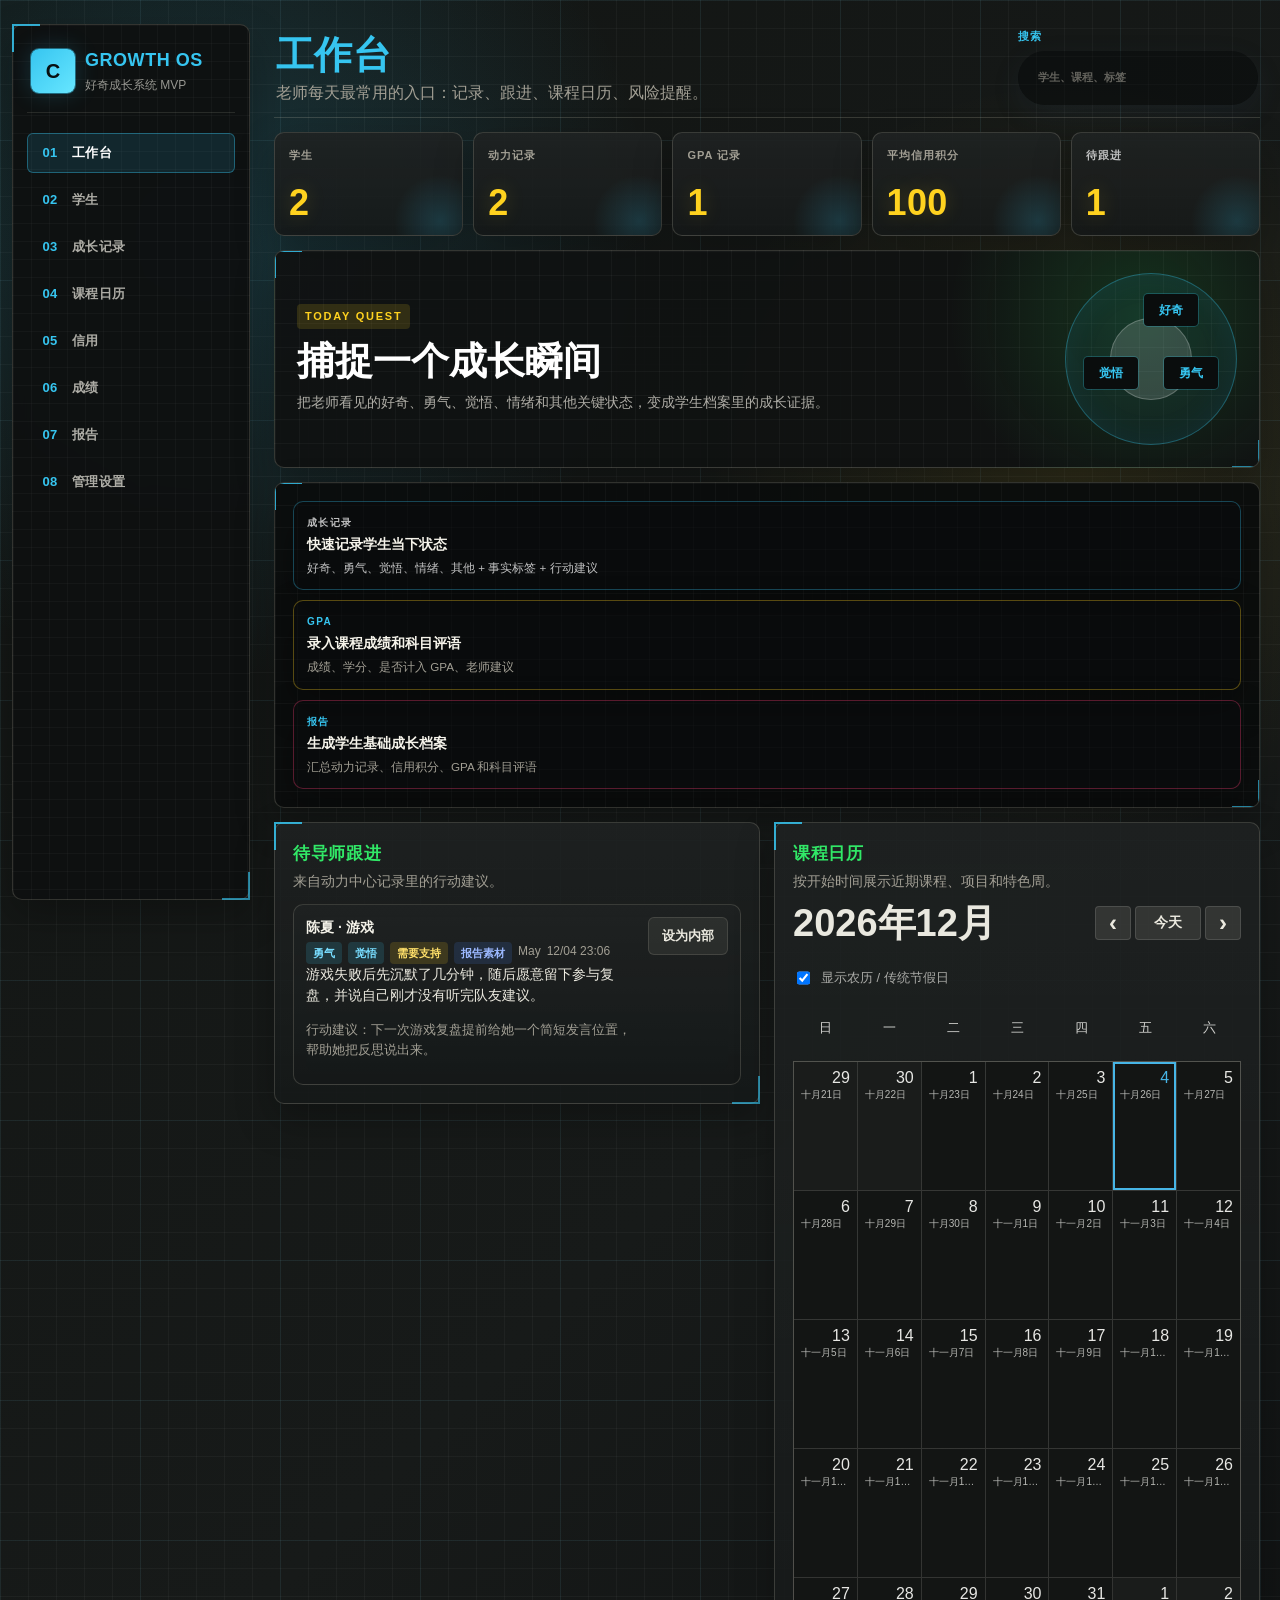
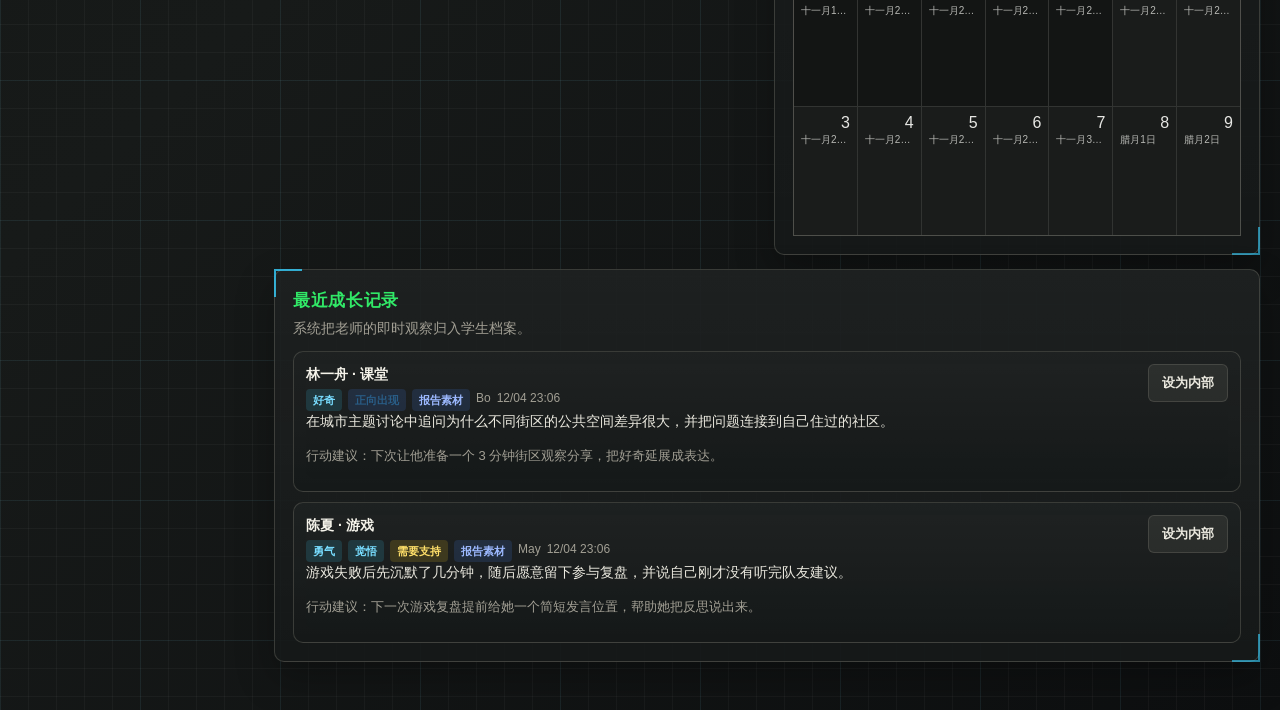
<file: index.html>
<!doctype html>
<html lang="zh-CN">
<head>
  <meta charset="utf-8">
  <meta name="viewport" content="width=device-width, initial-scale=1">
  <meta http-equiv="refresh" content="0; url=./growth-os-mvp/index.html">
  <title>CURIONESTY Growth OS Demo</title>
  <style>
    body {
      min-height: 100vh;
      display: grid;
      place-items: center;
      margin: 0;
      background: #111413;
      color: #ebe9df;
      font-family: -apple-system, BlinkMacSystemFont, "PingFang SC", sans-serif;
    }

    a {
      color: #36c5f0;
    }
  </style>
</head>
<body>
  <main>
    <p>正在进入 CURIONESTY Growth OS Demo...</p>
    <p><a href="./growth-os-mvp/index.html">如果没有自动跳转，请点击这里</a></p>
  </main>
</body>
</html>
</file>
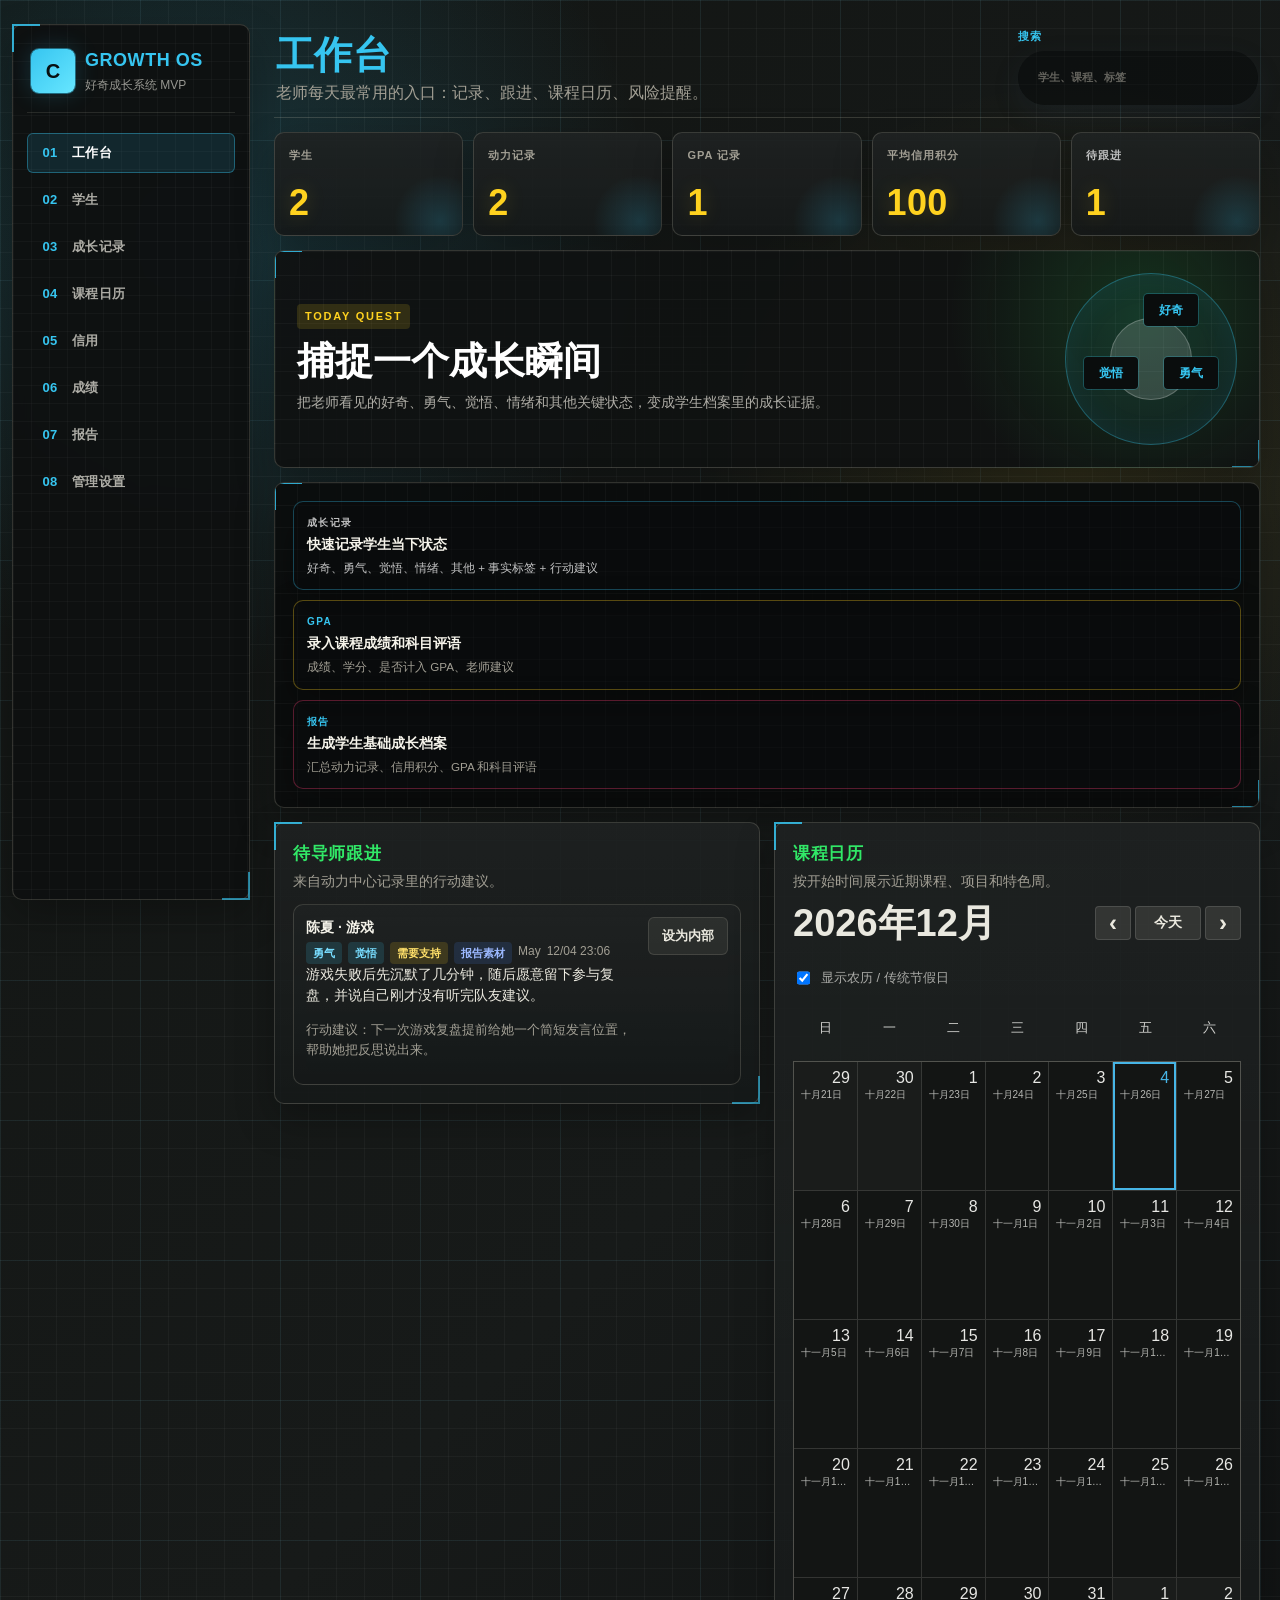
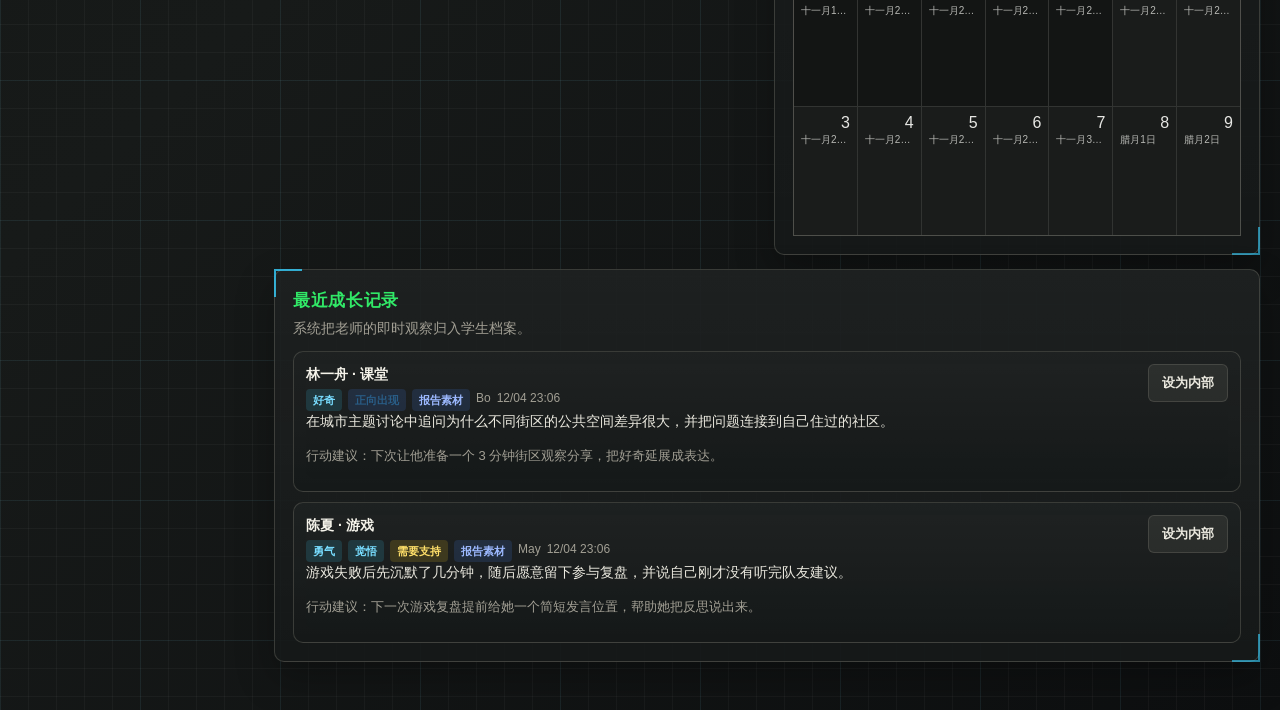
<file: growth-os-mvp/index.html>
<!doctype html>
<html lang="zh-CN">
<head>
  <meta charset="utf-8">
  <meta name="viewport" content="width=device-width, initial-scale=1">
  <title>CURIONESTY Growth OS MVP</title>
  <link rel="stylesheet" href="./styles.css">
</head>
<body>
  <div class="app-shell">
    <aside class="sidebar" aria-label="主导航">
      <div class="brand">
        <div class="brand-mark">C</div>
        <div>
          <div class="brand-title">Growth OS</div>
          <div class="brand-subtitle">好奇成长系统 MVP</div>
        </div>
      </div>
      <nav class="nav" id="nav"></nav>
    </aside>

    <main class="main">
      <header class="topbar">
        <div>
          <h1 id="pageTitle">工作台</h1>
          <p id="pageSubtitle">老师每天最常用的入口：记录、跟进、课程日历、风险提醒。</p>
        </div>
        <div class="top-actions">
          <label class="search-box">
            <span>搜索</span>
            <input id="globalSearch" type="search" placeholder="学生、课程、标签">
          </label>
        </div>
      </header>

      <section class="view active" id="view-dashboard" data-title="工作台" data-subtitle="老师每天最常用的入口：记录、跟进、课程日历、风险提醒。">
        <div class="stats-grid">
          <div class="stat-block">
            <span>学生</span>
            <strong id="statStudents">0</strong>
          </div>
          <div class="stat-block">
            <span>动力记录</span>
            <strong id="statMotivation">0</strong>
          </div>
          <div class="stat-block">
            <span>GPA 记录</span>
            <strong id="statGrades">0</strong>
          </div>
          <div class="stat-block">
            <span>平均信用积分</span>
            <strong id="statCredit">0</strong>
          </div>
          <div class="stat-block">
            <span>待跟进</span>
            <strong id="statFollowups">0</strong>
          </div>
        </div>

        <div class="workspace-grid">
          <section class="growth-hero">
            <div>
              <span class="hero-kicker">Today Quest</span>
              <h2>捕捉一个成长瞬间</h2>
              <p>把老师看见的好奇、勇气、觉悟、情绪和其他关键状态，变成学生档案里的成长证据。</p>
            </div>
            <div class="hero-orbit" aria-hidden="true">
              <span>好奇</span>
              <span>勇气</span>
              <span>觉悟</span>
            </div>
          </section>
          <section class="panel calendar-panel">
            <div class="panel-head">
              <h2>今日工作台</h2>
              <p>优先处理老师每天最常用的入口。</p>
            </div>
            <div class="action-list">
              <button class="action-row" data-jump="motivation" type="button">
                <span class="action-kicker">成长记录</span>
                <strong>快速记录学生当下状态</strong>
                <small>好奇、勇气、觉悟、情绪、其他 + 事实标签 + 行动建议</small>
              </button>
              <button class="action-row" data-jump="gpa" type="button">
                <span class="action-kicker">GPA</span>
                <strong>录入课程成绩和科目评语</strong>
                <small>成绩、学分、是否计入 GPA、老师建议</small>
              </button>
              <button class="action-row" data-jump="reports" type="button">
                <span class="action-kicker">报告</span>
                <strong>生成学生基础成长档案</strong>
                <small>汇总动力记录、信用积分、GPA 和科目评语</small>
              </button>
            </div>
          </section>

          <section class="panel">
            <div class="panel-head">
              <h2>待导师跟进</h2>
              <p>来自动力中心记录里的行动建议。</p>
            </div>
            <div id="followupList" class="record-list empty-aware"></div>
          </section>
          <section class="panel">
            <div class="panel-head">
              <h2>课程日历</h2>
              <p>按开始时间展示近期课程、项目和特色周。</p>
            </div>
            <div id="calendarList" class="calendar-list empty-aware"></div>
          </section>
        </div>

        <section class="panel">
          <div class="panel-head">
            <h2>最近成长记录</h2>
            <p>系统把老师的即时观察归入学生档案。</p>
          </div>
          <div id="recentRecords" class="timeline-list empty-aware"></div>
        </section>
      </section>

      <section class="view" id="view-students" data-title="学生档案" data-subtitle="一生一学号，所有中心和项目记录都归入同一个学生档案。">
        <div class="students-layout">
          <section class="panel student-editor-panel">
            <div class="panel-head">
              <h2 id="studentFormTitle">新增学生</h2>
              <p>第一版先保存关键字段，后续可扩展家庭、健康、合同等信息。</p>
            </div>
            <form id="studentForm" class="form-grid">
              <label>中文名<input name="name" required placeholder="例：林一舟"></label>
              <label>英文名<input name="englishName" placeholder="例：Leo"></label>
              <label>学号<input name="studentNo" required placeholder="例：C2026001"></label>
              <label>年龄<input name="age" type="number" min="9" max="20" placeholder="13"></label>
              <label>当前项目
                <select name="program">
                  <option>好奇学习社区</option>
                  <option>KIID SCHOOL 钥匙玩校</option>
                  <option>好奇新生社区</option>
                  <option>好奇·清迈</option>
                </select>
              </label>
              <label>学院标签<select name="academyId" data-academy-select></select></label>
              <label>状态
                <select name="status">
                  <option>好奇在读</option>
                  <option>毕业</option>
                  <option>离开</option>
                  <option>成都新生社区在读</option>
                  <option>深圳新生社区在读</option>
                </select>
              </label>
              <label class="wide">标签<input name="tags" placeholder="阅读强、需要情绪支持、项目型学习"></label>
              <label class="wide">备注<textarea name="notes" rows="3" placeholder="需要老师特别留意的信息"></textarea></label>
              <div class="form-actions wide">
                <button class="primary-button" id="studentSubmitButton" type="submit">保存学生</button>
                <button class="secondary-button" id="cancelStudentEdit" type="button" hidden>取消编辑</button>
              </div>
            </form>
          </section>
          <section class="panel student-list-panel">
            <div class="panel-head">
              <h2>学生列表</h2>
              <p>点击学生可在右侧模块中继续记录。</p>
            </div>
            <details class="filter-details">
              <summary>筛选学生</summary>
              <div class="module-filter-grid">
                <div>
                  <h3>状态筛选</h3>
                  <div id="studentStatusFilters" class="checkbox-grid compact-filter"></div>
                </div>
                <div>
                  <h3>学院筛选</h3>
                  <div id="studentAcademyFilters" class="checkbox-grid compact-filter"></div>
                </div>
              </div>
            </details>
            <div id="studentList" class="student-list empty-aware"></div>
          </section>
          <section class="panel utility-panel">
            <div class="panel-head">
              <h2>名单导入 / 导出</h2>
              <p>使用 CSV/TSV，Excel、Google Sheet、Numbers 都可以打开或另存。</p>
            </div>
            <div class="tool-block">
              <h3>自定义导出字段</h3>
              <div id="studentExportFields" class="checkbox-grid"></div>
              <div class="form-actions">
                <button class="primary-button" id="exportStudentsButton" type="button">导出学生名单</button>
                <button class="secondary-button" id="downloadStudentTemplate" type="button">下载导入模板</button>
              </div>
            </div>
            <div class="tool-block">
              <h3>批量导入学生</h3>
              <label>上传 CSV / TSV 文件<input id="studentImportFile" type="file" accept=".csv,.tsv,.txt,text/csv,text/tab-separated-values"></label>
              <p class="muted-text">导入时按“学号”匹配：学号已存在则更新，学号不存在则新增。</p>
              <div id="studentImportPreview" class="import-preview empty-aware"></div>
            </div>
          </section>
        </div>
      </section>

      <section class="view" id="view-motivation" data-title="成长记录" data-subtitle="老师快速记录学生状态：事实、维度、行动建议，自动进入成长档案。">
        <div class="two-column">
          <section class="panel">
            <div class="panel-head">
              <h2>快速记录</h2>
              <p>目标是 30 秒内完成一条能进入成长档案的事实记录。</p>
            </div>
            <details class="filter-details">
              <summary>筛选学生</summary>
              <div class="module-filter-grid">
                <div>
                  <h3>状态筛选</h3>
                  <div id="motivationStatusFilters" class="checkbox-grid compact-filter"></div>
                </div>
                <div>
                  <h3>学院筛选</h3>
                  <div id="motivationAcademyFilters" class="checkbox-grid compact-filter"></div>
                </div>
              </div>
            </details>
            <form id="motivationForm" class="form-grid">
              <label>学生<select name="studentId" id="motivationStudentSelect" required></select></label>
              <label>记录老师<input name="teacher" required placeholder="例：Bo"></label>
              <label>发生场景
                <select name="scene">
                  <option>课堂</option>
                  <option>学院游戏</option>
                  <option>夜总会</option>
                  <option>嗨玩周</option>
                  <option>常识周</option>
                  <option>露营周</option>
                  <option>创造周</option>
                  <option>做事</option>
                  <option>自由时间</option>
                  <option>假期</option>
                  <option>阅读</option>
                  <option>运动</option>
                  <option>生活</option>
                  <option>冲突</option>
                  <option>夏令营</option>
                  <option>冬令营</option>
                  <option>其他时间</option>
                </select>
              </label>
              <label>状态倾向
                <select name="statusTone">
                  <option>正向出现</option>
                  <option>需要支持</option>
                  <option>明显波动</option>
                </select>
              </label>
              <fieldset class="wide">
                <legend>成长维度</legend>
                <label><input type="checkbox" name="dimension" value="好奇"> 好奇</label>
                <label><input type="checkbox" name="dimension" value="勇气"> 勇气</label>
                <label><input type="checkbox" name="dimension" value="觉悟"> 觉悟</label>
                <label><input type="checkbox" name="dimension" value="情绪"> 情绪</label>
                <label><input type="checkbox" name="dimension" value="其他"> 其他</label>
              </fieldset>
              <label class="wide">事实标签<input name="tags" placeholder="主动提问、面对失败、自我反思"></label>
              <label class="wide">事实描述<textarea name="fact" required rows="4" placeholder="只写老师看到的具体行为，不先下判断。"></textarea></label>
              <label class="wide">行动建议<textarea name="suggestion" rows="3" placeholder="下一步如何支持这个学生。"></textarea></label>
              <label class="check-row wide"><input type="checkbox" name="followUp"> 需要导师跟进</label>
              <label class="check-row wide"><input type="checkbox" name="reportVisible" checked> 可进入报告素材</label>
              <button class="primary-button wide" type="submit">保存动力记录</button>
            </form>
          </section>
          <section class="panel">
            <div class="panel-head">
              <h2>动力记录</h2>
              <p>自动进入学生成长时间线。</p>
            </div>
            <div id="motivationList" class="record-list empty-aware"></div>
          </section>
        </div>
      </section>

      <section class="view" id="view-courses" data-title="课程日历" data-subtitle="课程、项目、特色周、节假日和重复排期统一管理。">
        <div class="two-column">
          <section class="panel">
            <div class="panel-head">
              <h2 id="courseFormTitle">新增课程/项目</h2>
              <p>课程可关联中心和成长路径。</p>
            </div>
            <form id="courseForm" class="form-grid">
              <label class="wide">名称<input name="name" required placeholder="例：通识：城市如何生长"></label>
              <label>所属中心
                <select name="center">
                  <option>动力中心</option>
                  <option>游戏中心</option>
                  <option>通识中心</option>
                </select>
              </label>
              <fieldset>
                <legend>成长路径</legend>
                <label><input type="checkbox" name="paths" value="自治"> 自治</label>
                <label><input type="checkbox" name="paths" value="阅读"> 阅读</label>
                <label><input type="checkbox" name="paths" value="通识" checked> 通识</label>
                <label><input type="checkbox" name="paths" value="行动"> 行动</label>
              </fieldset>
              <label>老师<input name="teacher" placeholder="任课老师"></label>
              <fieldset class="wide">
                <legend>属性</legend>
                <label><input type="checkbox" name="attributes" value="特色周"> 特色周</label>
                <label><input type="checkbox" name="attributes" value="必修课程"> 必修课程</label>
                <label><input type="checkbox" name="attributes" value="通识课程"> 通识课程</label>
                <label><input type="checkbox" name="attributes" value="通识选修"> 通识选修</label>
                <label><input type="checkbox" name="attributes" value="项目选修"> 项目选修</label>
                <label><input type="checkbox" name="attributes" value="必读书"> 必读书</label>
                <label><input type="checkbox" name="attributes" value="做事课"> 做事课</label>
              </fieldset>
              <label>开始时间<input name="startAt" type="datetime-local"></label>
              <label>结束时间<input name="endAt" type="datetime-local"></label>
              <label class="check-row"><input type="checkbox" name="repeatWeekly"> 每周重复</label>
              <label>重复到<input name="repeatUntil" type="date"></label>
              <label>规则制定老师<input name="ruleOwner" placeholder="默认任课老师"></label>
              <label>日常表现权重 %<input id="dailyWeightInput" name="dailyWeight" type="number" min="0" max="100" value="60"></label>
              <label>期末测试权重 %<input id="finalWeightInput" name="finalWeight" type="number" min="0" max="100" value="40"></label>
              <label class="wide">说明<textarea name="description" rows="3" placeholder="课程目标、作品要求、是否计入 GPA"></textarea></label>
              <div class="form-actions wide">
                <button class="primary-button" id="courseSubmitButton" type="submit">保存课程/项目</button>
                <button class="secondary-button" id="cancelCourseEdit" type="button" hidden>取消编辑</button>
              </div>
            </form>
          </section>
          <section class="panel">
            <div class="panel-head">
              <h2>课程/项目列表</h2>
              <p>后续可扩展课次、教室、学期、报名名单。</p>
            </div>
            <details class="filter-details">
              <summary>筛选学生范围</summary>
              <div class="module-filter-grid">
                <div>
                  <h3>状态筛选</h3>
                  <div id="courseStatusFilters" class="checkbox-grid compact-filter"></div>
                </div>
                <div>
                  <h3>学院筛选</h3>
                  <div id="courseAcademyFilters" class="checkbox-grid compact-filter"></div>
                </div>
              </div>
            </details>
            <div id="courseStudentPreview" class="student-chip-list"></div>
            <div id="courseList" class="record-list empty-aware"></div>
          </section>
        </div>
        <section class="panel course-calendar-board">
          <div class="panel-head">
            <h2>三个月课程日历</h2>
            <p>用色块查看未来三个月排课；同一天按开始时间从早到晚排列，点击色块查看详情并编辑。</p>
          </div>
          <div class="course-calendar-controls">
            <button class="secondary-button small-button" data-course-calendar-prev type="button">上三个月</button>
            <label>起始月份<input id="courseCalendarMonth" type="month"></label>
            <button class="secondary-button small-button" data-course-calendar-today type="button">回到本月</button>
            <button class="secondary-button small-button" data-course-calendar-next type="button">下三个月</button>
          </div>
          <div id="courseQuarterCalendar" class="course-quarter-calendar"></div>
          <div id="courseCalendarDetail" class="course-calendar-detail empty-aware"></div>
        </section>
        <section class="panel">
          <div class="panel-head">
            <h2>学生修课记录</h2>
            <p>登记学生是否报名、进行中、完成、退出或旁听；成绩录入后会自动补为已完成修课记录。</p>
          </div>
          <form id="courseEnrollmentForm" class="form-grid compact">
            <label>学生<select name="studentId" id="courseEnrollmentStudent" required></select></label>
            <label>课程/项目<select name="courseId" data-course-select required></select></label>
            <label>周期<input name="term" placeholder="2026 春季 / 项目第 1 期"></label>
            <label>状态
              <select name="status">
                <option>报名</option>
                <option>进行中</option>
                <option>已完成</option>
                <option>退出</option>
                <option>旁听</option>
              </select>
            </label>
            <label>参与次数<input name="attendanceCount" type="number" min="0" placeholder="例：12"></label>
            <label class="wide">备注<input name="note" placeholder="例：完成展示；中途退出；旁听不计入 GPA"></label>
            <button class="primary-button wide" type="submit">保存修课记录</button>
          </form>
          <div id="studentCourseStats" class="course-summary-panel empty-aware"></div>
          <div id="courseEnrollmentList" class="record-list empty-aware"></div>
        </section>
      </section>

      <section class="view" id="view-attendance" data-title="信用" data-subtitle="记录信用加减项，查看信用分影响线和风险学生。">
        <section class="panel credit-policy-panel">
          <div class="panel-head">
            <h2>信用积分规则总则</h2>
            <p>默认只显示关键规则；完整总则和管理员编辑已折叠。</p>
          </div>
          <div class="form-actions" style="margin-bottom: 12px;">
            <button class="secondary-button" data-jump="import" type="button">进入管理设置</button>
          </div>
          <div id="creditPolicyView" class="policy-view"></div>
        </section>
        <div class="two-column">
          <section class="panel">
            <div class="panel-head">
              <h2>保存信用积分</h2>
              <p>每位学生每学季默认 100 分，按课程和日期记录加减项。</p>
            </div>
            <details class="filter-details">
              <summary>筛选学生</summary>
              <div class="module-filter-grid">
                <div>
                  <h3>状态筛选</h3>
                  <div id="creditStatusFilters" class="checkbox-grid compact-filter"></div>
                </div>
                <div>
                  <h3>学院筛选</h3>
                  <div id="creditAcademyFilters" class="checkbox-grid compact-filter"></div>
                </div>
              </div>
            </details>
            <div class="tool-block">
              <h3>添加单条信用记录</h3>
              <form id="creditEntryForm" class="form-grid compact">
                <label>学生<select name="studentId" id="creditStudentSelect" required></select></label>
                <label>积分条目<select name="ruleId" data-credit-rule-select required></select></label>
                <label>日期<input name="date" type="date" required></label>
                <label>记录老师<input name="teacher" placeholder="记录老师"></label>
                <label class="wide">关联课程/项目<select name="courseId" data-course-select-optional></select></label>
                <label class="wide">备注<input name="note" placeholder="例：生活老师审核通过；迟到20分钟；公共服务完成"></label>
                <button class="primary-button wide" type="submit">添加信用条目</button>
              </form>
            </div>
            <div class="tool-block">
              <h3>批量记录</h3>
            <form id="attendanceForm" class="attendance-form">
              <div class="form-grid compact">
                <label>课程/项目<select name="courseId" data-course-select required></select></label>
                <label>日期<input name="date" type="date" required></label>
                <label>记录老师<input name="teacher" placeholder="记录老师"></label>
              </div>
              <div id="attendanceTable" class="attendance-table"></div>
              <button class="primary-button" type="submit">保存本次信用积分</button>
            </form>
            </div>
          </section>
        </div>
        <section class="panel">
          <div class="panel-head">
            <h2>最近信用积分</h2>
            <p>可在总览页和学生报告中汇总。</p>
          </div>
          <div id="attendanceList" class="record-list empty-aware"></div>
        </section>
        <section class="panel">
          <div class="panel-head">
            <h2>信用数据分析</h2>
            <p>按 100 分初始分和 2.6 规则自动判断福利、限制、复活风险。</p>
          </div>
          <div id="creditAnalytics"></div>
        </section>
      </section>

      <section class="view" id="view-gpa" data-title="成绩" data-subtitle="录入课程表现、科目评语、GPA 和老师评分规则快照。">
        <div class="two-column">
          <section class="panel">
            <div class="panel-head">
              <h2>录入课程表现</h2>
              <p>先记录日常表现和科目评语；如果有期末测试，系统按课程规则合成总评。</p>
            </div>
            <details class="filter-details">
              <summary>筛选学生</summary>
              <div class="module-filter-grid">
                <div>
                  <h3>状态筛选</h3>
                  <div id="gradeStatusFilters" class="checkbox-grid compact-filter"></div>
                </div>
                <div>
                  <h3>学院筛选</h3>
                  <div id="gradeAcademyFilters" class="checkbox-grid compact-filter"></div>
                </div>
              </div>
            </details>
            <form id="gradeForm" class="form-grid">
              <label>学生<select name="studentId" id="gradeStudentSelect" required></select></label>
              <label>课程/科目<select name="courseId" data-course-select required></select></label>
              <label>任课老师<input name="teacher" required placeholder="任课老师"></label>
              <label>周期<input name="term" placeholder="2026 春季 / 项目第 1 期"></label>
              <label>日常表现<input name="dailyScore" required type="number" min="0" max="100" placeholder="88"></label>
              <label>期末测试<input name="finalScore" type="number" min="0" max="100" placeholder="可留空"></label>
              <label>学分/权重<input name="credit" type="number" min="0.5" step="0.5" value="1"></label>
              <label class="check-row wide"><input type="checkbox" name="countsGpa" checked> 计入 GPA</label>
              <label class="wide">科目评语<textarea name="comment" required rows="4" placeholder="学生在本科目中的表现、优势、困难与下一步建议。"></textarea></label>
              <label class="wide">代表性作品/链接<input name="artifact" placeholder="作品链接或文件名"></label>
              <button class="primary-button wide" type="submit">保存成绩与评语</button>
            </form>
          </section>
          <section class="panel">
            <div class="panel-head">
              <h2>GPA 输出</h2>
              <p>按学生汇总已录入且计入 GPA 的课程。</p>
            </div>
            <div id="gpaSummary" class="gpa-grid empty-aware"></div>
            <div id="gradeList" class="record-list empty-aware"></div>
          </section>
        </div>
      </section>

      <section class="view" id="view-reports" data-title="报告" data-subtitle="筛选学生，生成内部成长档案草稿，后续扩展家长版和学生版。">
        <section class="panel">
          <div class="panel-head">
            <h2>生成报告</h2>
            <p>先生成内部草稿，后续再做家长版、学生版、导师版模板。</p>
          </div>
          <details class="filter-details">
            <summary>筛选学生</summary>
            <div class="report-filter-grid">
              <div>
                <h3>状态筛选</h3>
                <div id="reportStatusFilters" class="checkbox-grid compact-filter"></div>
              </div>
              <div>
                <h3>学院筛选</h3>
                <div id="reportAcademyFilters" class="checkbox-grid compact-filter"></div>
              </div>
            </div>
          </details>
          <div class="report-controls">
            <label>选择学生<select id="reportStudent"></select></label>
            <label>开始日期<input id="reportStartDate" type="date"></label>
            <label>结束日期<input id="reportEndDate" type="date"></label>
            <button class="primary-button" id="generateReport" type="button">生成报告</button>
            <button class="secondary-button" id="printReport" type="button">打印 / 存为 PDF</button>
          </div>
          <div class="tool-block">
            <h3>动力中心报告素材</h3>
            <p class="muted-text">默认只勾选“可进入报告”的记录；导师反思或敏感内容可在成长记录页设为“仅内部”。</p>
            <div id="reportMotivationPicker" class="report-record-picker empty-aware"></div>
          </div>
        </section>
        <article id="reportOutput" class="report-output panel"></article>
      </section>

      <section class="view" id="view-import" data-title="管理设置" data-subtitle="管理员维护基础设置、规则、导入导出和外部资料归档。">
        <section class="settings-hero panel">
          <div>
            <span class="hero-kicker">Admin Settings</span>
            <h2>把配置放在后台，把老师的页面留给记录和判断</h2>
            <p>学院、校历、信用规则、外部资料归档都在这里维护。正式版接权限后，本页只对管理员开放。</p>
          </div>
        </section>
        <div class="two-column">
          <section class="panel">
            <div class="panel-head">
              <h2>学院设置</h2>
              <p>新增、编辑、删除学院；离开和毕业学生会自动归为无学院。</p>
            </div>
            <form id="academyForm" class="form-grid compact">
              <label>学院名称<input name="name" required placeholder="例：赤焰学院"></label>
              <label>学院颜色
                <select name="color">
                  <option value="red">红</option>
                  <option value="yellow">黄</option>
                  <option value="blue">蓝</option>
                  <option value="green">绿</option>
                  <option value="teal">青</option>
                  <option value="violet">紫</option>
                </select>
              </label>
              <div class="form-actions wide">
                <button class="primary-button" id="academySubmitButton" type="submit">新增学院</button>
                <button class="secondary-button" id="cancelAcademyEdit" type="button" hidden>取消编辑</button>
              </div>
            </form>
            <div id="academyList" class="academy-list empty-aware"></div>
          </section>
          <section class="panel">
            <div class="panel-head">
              <h2>校历与节假日</h2>
              <p>节假日会显示在总览日历，并让每周重复课程自动跳过。</p>
            </div>
            <form id="holidayForm" class="form-grid compact">
              <label>开始日期<input name="startDate" type="date" required></label>
              <label>结束日期<input name="endDate" type="date" required></label>
              <label>名称<input name="label" required placeholder="例：国庆假期"></label>
              <button class="primary-button wide" type="submit">保存节假日</button>
            </form>
            <div id="holidayList" class="record-list empty-aware"></div>
          </section>
          <section class="panel">
            <div class="panel-head">
              <h2>信用规则设置</h2>
              <p>维护信用积分标签和分值。修改规则不会改动历史记录。</p>
            </div>
            <div class="form-actions" style="margin-bottom: 12px;">
              <button class="secondary-button" id="importCreditPolicyRules" type="button">导入信用积分规则 2.6 模板</button>
            </div>
            <form id="creditRuleForm" class="form-grid compact">
              <label>标签项目<input name="label" required placeholder="例：主动组织复盘"></label>
              <label>分值<input name="points" required type="number" step="1" placeholder="例：3 或 -1"></label>
              <div class="form-actions wide">
                <button class="primary-button" id="creditRuleSubmitButton" type="submit">保存规则</button>
                <button class="secondary-button" id="cancelCreditRuleEdit" type="button" hidden>取消编辑</button>
              </div>
            </form>
            <div id="creditRuleList" class="record-list empty-aware"></div>
          </section>
          <section class="panel">
            <div class="panel-head">
              <h2>信用总则</h2>
              <p>编辑公开展示的信用积分规则总则。</p>
            </div>
            <details class="admin-details">
              <summary>编辑信用积分总则</summary>
              <form id="creditPolicyForm" class="form-grid">
                <label class="wide">规则总则<textarea name="content" rows="14"></textarea></label>
                <div class="form-actions wide">
                  <button class="primary-button" type="submit">保存总则</button>
                  <button class="secondary-button" id="resetCreditPolicy" type="button">恢复默认 2.6 总则</button>
                </div>
              </form>
            </details>
          </section>
          <section class="panel">
            <div class="panel-head">
              <h2>登记外部资料</h2>
              <p>第一版先记录来源和归档意图，后续再接 Google、Notion、Gmail API。</p>
            </div>
            <details class="admin-details">
              <summary>登记一条外部资料</summary>
              <form id="importForm" class="form-grid">
                <label>来源平台
                  <select name="source">
                    <option>QUIP</option>
                    <option>Google Classroom</option>
                    <option>Notion</option>
                    <option>Google Sheet</option>
                    <option>Google Drive</option>
                    <option>Gmail</option>
                    <option>Excel / CSV</option>
                    <option>PDF / Word</option>
                  </select>
                </label>
                <label>匹配学生<select name="studentId" data-student-select></select></label>
                <label>归档类型
                  <select name="archiveType">
                    <option>动力记录</option>
                    <option>阅读记录</option>
                    <option>项目记录</option>
                    <option>作品附件</option>
                    <option>家校沟通</option>
                    <option>成绩或信用积分</option>
                  </select>
                </label>
                <label>审核状态
                  <select name="status">
                    <option>待确认</option>
                    <option>已归档</option>
                    <option>无法匹配</option>
                  </select>
                </label>
                <label class="wide">原始链接/文件名<input name="link" placeholder="粘贴链接或写文件名"></label>
                <label class="wide">摘要<textarea name="summary" rows="3" placeholder="这份资料大概是什么，为什么要归档。"></textarea></label>
                <button class="primary-button wide" type="submit">保存导入记录</button>
              </form>
            </details>
          </section>
          <section class="panel">
            <div class="panel-head">
              <h2>导入记录</h2>
              <p>保留来源，方便以后追溯。</p>
            </div>
            <div id="importList" class="record-list empty-aware"></div>
          </section>
          <section class="panel danger-zone">
            <div class="panel-head">
              <h2>数据维护</h2>
              <p>仅管理员或测试阶段使用。正式版应加入权限、备份和操作日志。</p>
            </div>
            <div class="form-actions">
              <button class="secondary-button" id="seedButton" type="button">恢复样例数据</button>
              <button class="ghost-button danger" id="clearButton" type="button">清空本地数据</button>
            </div>
          </section>
        </div>
      </section>
    </main>
  </div>

  <template id="emptyTemplate">
    <div class="empty-state">还没有数据，先从左侧表单新增一条。</div>
  </template>

  <script src="./app.js"></script>
</body>
</html>
</file>
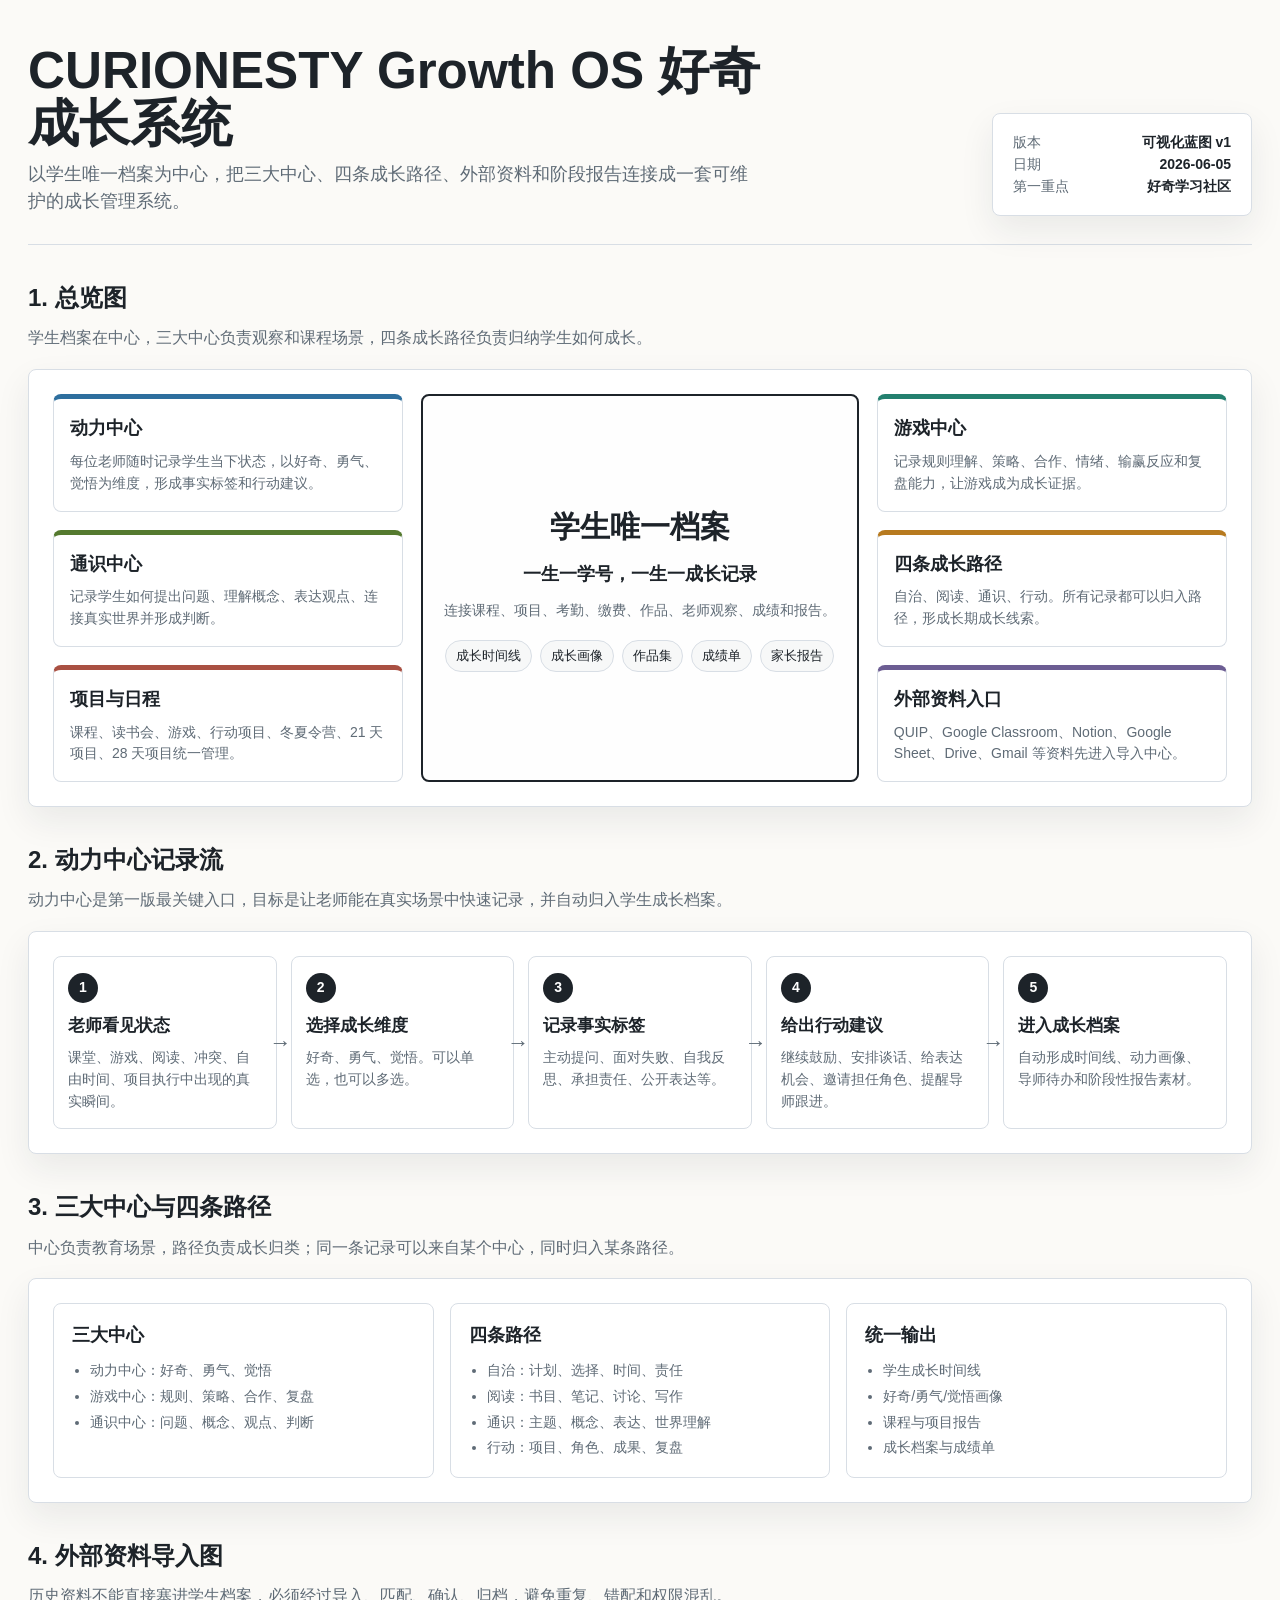
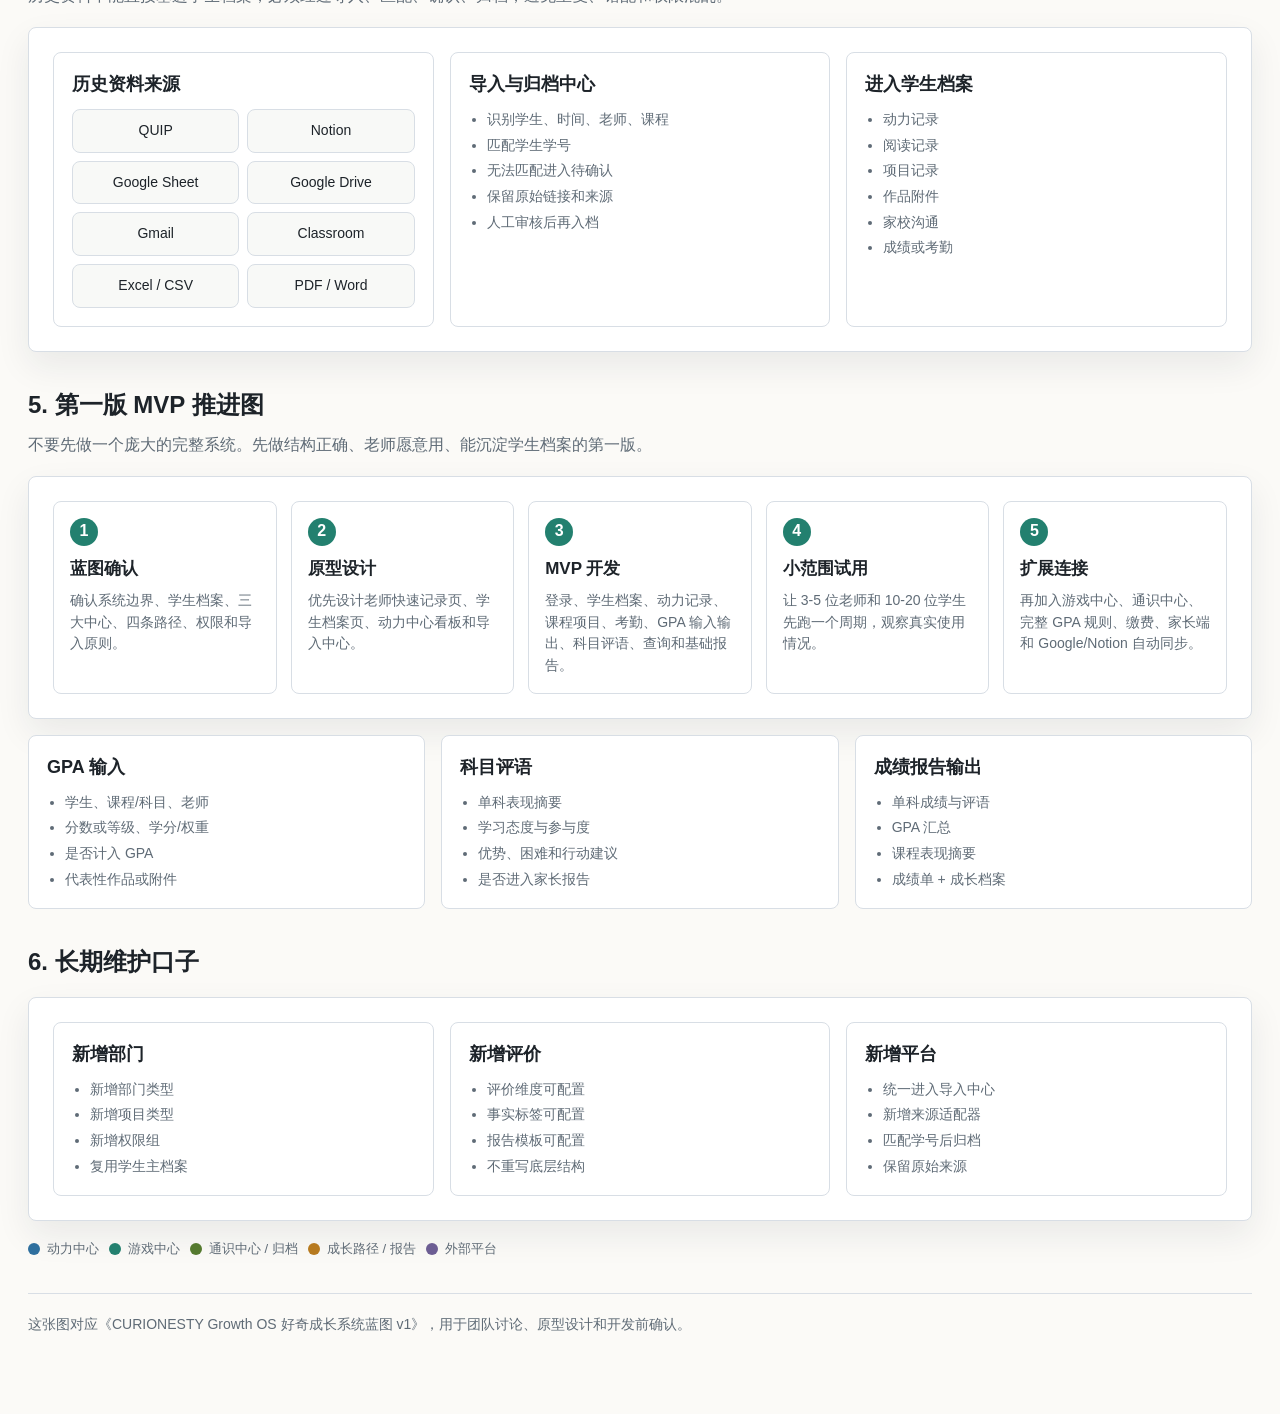
<file: CURIONESTY Growth OS 可视化蓝图.html>
<!doctype html>
<html lang="zh-CN">
<head>
  <meta charset="utf-8">
  <meta name="viewport" content="width=device-width, initial-scale=1">
  <title>CURIONESTY Growth OS 可视化蓝图</title>
  <style>
    :root {
      --ink: #1d2329;
      --muted: #5f6b76;
      --line: #d8dee5;
      --paper: #fbfaf7;
      --panel: #ffffff;
      --blue: #2e6f9e;
      --teal: #23806f;
      --green: #557a2f;
      --gold: #b77a1f;
      --red: #a95042;
      --violet: #6c5d93;
      --shadow: 0 14px 34px rgba(25, 35, 45, 0.08);
    }

    * {
      box-sizing: border-box;
    }

    body {
      margin: 0;
      color: var(--ink);
      background: var(--paper);
      font-family: -apple-system, BlinkMacSystemFont, "Segoe UI", "PingFang SC",
        "Hiragino Sans GB", "Microsoft YaHei", sans-serif;
      line-height: 1.55;
    }

    .page {
      max-width: 1280px;
      margin: 0 auto;
      padding: 44px 28px 64px;
    }

    header {
      display: grid;
      grid-template-columns: 1.6fr 1fr;
      gap: 28px;
      align-items: end;
      border-bottom: 1px solid var(--line);
      padding-bottom: 28px;
      margin-bottom: 28px;
    }

    h1 {
      margin: 0 0 10px;
      font-size: clamp(30px, 4vw, 56px);
      line-height: 1.04;
      letter-spacing: 0;
    }

    .subtitle {
      margin: 0;
      color: var(--muted);
      font-size: 18px;
      max-width: 760px;
    }

    .meta {
      justify-self: end;
      padding: 18px 20px;
      background: var(--panel);
      border: 1px solid var(--line);
      border-radius: 8px;
      box-shadow: var(--shadow);
      min-width: 260px;
    }

    .meta div {
      display: flex;
      justify-content: space-between;
      gap: 18px;
      font-size: 14px;
      color: var(--muted);
    }

    .meta strong {
      color: var(--ink);
      font-weight: 650;
    }

    section {
      margin-top: 34px;
    }

    h2 {
      margin: 0 0 16px;
      font-size: 24px;
      letter-spacing: 0;
    }

    .note {
      color: var(--muted);
      margin: -6px 0 18px;
      max-width: 900px;
    }

    .panel {
      background: var(--panel);
      border: 1px solid var(--line);
      border-radius: 8px;
      box-shadow: var(--shadow);
      padding: 24px;
    }

    .overview {
      display: grid;
      grid-template-columns: 1fr 1.25fr 1fr;
      grid-template-rows: auto auto auto;
      gap: 18px;
      align-items: stretch;
    }

    .node {
      border: 1px solid var(--line);
      border-radius: 8px;
      background: #fff;
      padding: 16px;
      min-height: 104px;
      position: relative;
    }

    .node h3 {
      margin: 0 0 8px;
      font-size: 18px;
      letter-spacing: 0;
    }

    .node p {
      margin: 0;
      color: var(--muted);
      font-size: 14px;
    }

    .center {
      grid-column: 2;
      grid-row: 1 / 4;
      display: flex;
      flex-direction: column;
      justify-content: center;
      text-align: center;
      min-height: 360px;
      border: 2px solid var(--ink);
      background: #fefefe;
    }

    .center h3 {
      font-size: 30px;
      margin-bottom: 10px;
    }

    .center .big {
      font-size: 18px;
      color: var(--ink);
      font-weight: 650;
      margin-bottom: 12px;
    }

    .badge-row {
      display: flex;
      flex-wrap: wrap;
      justify-content: center;
      gap: 8px;
      margin-top: 18px;
    }

    .badge {
      display: inline-flex;
      align-items: center;
      min-height: 30px;
      padding: 5px 10px;
      border-radius: 999px;
      border: 1px solid var(--line);
      background: #f7f8f8;
      font-size: 13px;
      color: var(--ink);
      white-space: nowrap;
    }

    .blue { border-top: 5px solid var(--blue); }
    .teal { border-top: 5px solid var(--teal); }
    .green { border-top: 5px solid var(--green); }
    .gold { border-top: 5px solid var(--gold); }
    .red { border-top: 5px solid var(--red); }
    .violet { border-top: 5px solid var(--violet); }

    .flow {
      display: grid;
      grid-template-columns: repeat(5, 1fr);
      gap: 14px;
      align-items: stretch;
    }

    .step {
      border: 1px solid var(--line);
      border-radius: 8px;
      background: #fff;
      padding: 16px 14px;
      min-height: 154px;
      position: relative;
    }

    .step:not(:last-child)::after {
      content: "→";
      position: absolute;
      right: -16px;
      top: 50%;
      transform: translateY(-50%);
      font-size: 22px;
      color: var(--muted);
      z-index: 2;
    }

    .step .num {
      width: 30px;
      height: 30px;
      border-radius: 50%;
      display: inline-flex;
      align-items: center;
      justify-content: center;
      background: var(--ink);
      color: white;
      font-size: 14px;
      font-weight: 700;
      margin-bottom: 10px;
    }

    .step h3 {
      margin: 0 0 8px;
      font-size: 17px;
    }

    .step p {
      margin: 0;
      color: var(--muted);
      font-size: 14px;
    }

    .matrix {
      display: grid;
      grid-template-columns: 1fr 1fr 1fr;
      gap: 16px;
    }

    .card {
      border: 1px solid var(--line);
      border-radius: 8px;
      background: #fff;
      padding: 18px;
    }

    .card h3 {
      margin: 0 0 10px;
      font-size: 18px;
    }

    ul {
      margin: 0;
      padding-left: 18px;
      color: var(--muted);
      font-size: 14px;
    }

    li + li {
      margin-top: 4px;
    }

    .import {
      display: grid;
      grid-template-columns: 1fr 1fr 1fr;
      gap: 16px;
      align-items: stretch;
    }

    .source-list {
      display: grid;
      grid-template-columns: 1fr 1fr;
      gap: 8px;
    }

    .source {
      border: 1px solid var(--line);
      border-radius: 8px;
      padding: 10px;
      background: #f8f9f7;
      color: var(--ink);
      font-size: 14px;
      text-align: center;
    }

    .timeline {
      display: grid;
      grid-template-columns: repeat(5, 1fr);
      gap: 14px;
      counter-reset: phase;
    }

    .phase {
      border: 1px solid var(--line);
      border-radius: 8px;
      padding: 16px;
      background: #fff;
      min-height: 142px;
    }

    .phase::before {
      counter-increment: phase;
      content: counter(phase);
      display: inline-flex;
      align-items: center;
      justify-content: center;
      width: 28px;
      height: 28px;
      border-radius: 50%;
      background: var(--teal);
      color: white;
      font-weight: 700;
      margin-bottom: 10px;
    }

    .phase h3 {
      margin: 0 0 8px;
      font-size: 17px;
    }

    .phase p {
      margin: 0;
      color: var(--muted);
      font-size: 14px;
    }

    .legend {
      display: flex;
      flex-wrap: wrap;
      gap: 10px;
      margin-top: 18px;
      color: var(--muted);
      font-size: 13px;
    }

    .legend span {
      display: inline-flex;
      align-items: center;
      gap: 7px;
    }

    .dot {
      width: 12px;
      height: 12px;
      border-radius: 50%;
      display: inline-block;
    }

    .footer {
      margin-top: 34px;
      padding-top: 20px;
      border-top: 1px solid var(--line);
      color: var(--muted);
      font-size: 14px;
    }

    @media (max-width: 980px) {
      header,
      .overview,
      .flow,
      .matrix,
      .import,
      .timeline {
        grid-template-columns: 1fr;
      }

      .meta {
        justify-self: stretch;
      }

      .center {
        grid-column: auto;
        grid-row: auto;
        min-height: 240px;
      }

      .step:not(:last-child)::after {
        content: "↓";
        right: 50%;
        top: auto;
        bottom: -22px;
        transform: translateX(50%);
      }
    }

    @media print {
      body {
        background: #fff;
      }

      .page {
        max-width: none;
        padding: 18mm;
      }

      .panel,
      .meta {
        box-shadow: none;
      }

      section {
        break-inside: avoid;
      }
    }
  </style>
</head>
<body>
  <main class="page">
    <header>
      <div>
        <h1>CURIONESTY Growth OS 好奇成长系统</h1>
        <p class="subtitle">以学生唯一档案为中心，把三大中心、四条成长路径、外部资料和阶段报告连接成一套可维护的成长管理系统。</p>
      </div>
      <div class="meta">
        <div><span>版本</span><strong>可视化蓝图 v1</strong></div>
        <div><span>日期</span><strong>2026-06-05</strong></div>
        <div><span>第一重点</span><strong>好奇学习社区</strong></div>
      </div>
    </header>

    <section>
      <h2>1. 总览图</h2>
      <p class="note">学生档案在中心，三大中心负责观察和课程场景，四条成长路径负责归纳学生如何成长。</p>
      <div class="panel overview">
        <div class="node blue">
          <h3>动力中心</h3>
          <p>每位老师随时记录学生当下状态，以好奇、勇气、觉悟为维度，形成事实标签和行动建议。</p>
        </div>
        <div class="node center">
          <h3>学生唯一档案</h3>
          <p class="big">一生一学号，一生一成长记录</p>
          <p>连接课程、项目、考勤、缴费、作品、老师观察、成绩和报告。</p>
          <div class="badge-row">
            <span class="badge">成长时间线</span>
            <span class="badge">成长画像</span>
            <span class="badge">作品集</span>
            <span class="badge">成绩单</span>
            <span class="badge">家长报告</span>
          </div>
        </div>
        <div class="node teal">
          <h3>游戏中心</h3>
          <p>记录规则理解、策略、合作、情绪、输赢反应和复盘能力，让游戏成为成长证据。</p>
        </div>
        <div class="node green">
          <h3>通识中心</h3>
          <p>记录学生如何提出问题、理解概念、表达观点、连接真实世界并形成判断。</p>
        </div>
        <div class="node gold">
          <h3>四条成长路径</h3>
          <p>自治、阅读、通识、行动。所有记录都可以归入路径，形成长期成长线索。</p>
        </div>
        <div class="node red">
          <h3>项目与日程</h3>
          <p>课程、读书会、游戏、行动项目、冬夏令营、21 天项目、28 天项目统一管理。</p>
        </div>
        <div class="node violet">
          <h3>外部资料入口</h3>
          <p>QUIP、Google Classroom、Notion、Google Sheet、Drive、Gmail 等资料先进入导入中心。</p>
        </div>
      </div>
    </section>

    <section>
      <h2>2. 动力中心记录流</h2>
      <p class="note">动力中心是第一版最关键入口，目标是让老师能在真实场景中快速记录，并自动归入学生成长档案。</p>
      <div class="panel flow">
        <div class="step blue">
          <div class="num">1</div>
          <h3>老师看见状态</h3>
          <p>课堂、游戏、阅读、冲突、自由时间、项目执行中出现的真实瞬间。</p>
        </div>
        <div class="step blue">
          <div class="num">2</div>
          <h3>选择成长维度</h3>
          <p>好奇、勇气、觉悟。可以单选，也可以多选。</p>
        </div>
        <div class="step blue">
          <div class="num">3</div>
          <h3>记录事实标签</h3>
          <p>主动提问、面对失败、自我反思、承担责任、公开表达等。</p>
        </div>
        <div class="step blue">
          <div class="num">4</div>
          <h3>给出行动建议</h3>
          <p>继续鼓励、安排谈话、给表达机会、邀请担任角色、提醒导师跟进。</p>
        </div>
        <div class="step blue">
          <div class="num">5</div>
          <h3>进入成长档案</h3>
          <p>自动形成时间线、动力画像、导师待办和阶段性报告素材。</p>
        </div>
      </div>
    </section>

    <section>
      <h2>3. 三大中心与四条路径</h2>
      <p class="note">中心负责教育场景，路径负责成长归类；同一条记录可以来自某个中心，同时归入某条路径。</p>
      <div class="panel matrix">
        <div class="card blue">
          <h3>三大中心</h3>
          <ul>
            <li>动力中心：好奇、勇气、觉悟</li>
            <li>游戏中心：规则、策略、合作、复盘</li>
            <li>通识中心：问题、概念、观点、判断</li>
          </ul>
        </div>
        <div class="card gold">
          <h3>四条路径</h3>
          <ul>
            <li>自治：计划、选择、时间、责任</li>
            <li>阅读：书目、笔记、讨论、写作</li>
            <li>通识：主题、概念、表达、世界理解</li>
            <li>行动：项目、角色、成果、复盘</li>
          </ul>
        </div>
        <div class="card teal">
          <h3>统一输出</h3>
          <ul>
            <li>学生成长时间线</li>
            <li>好奇/勇气/觉悟画像</li>
            <li>课程与项目报告</li>
            <li>成长档案与成绩单</li>
          </ul>
        </div>
      </div>
    </section>

    <section>
      <h2>4. 外部资料导入图</h2>
      <p class="note">历史资料不能直接塞进学生档案，必须经过导入、匹配、确认、归档，避免重复、错配和权限混乱。</p>
      <div class="panel import">
        <div class="card violet">
          <h3>历史资料来源</h3>
          <div class="source-list">
            <div class="source">QUIP</div>
            <div class="source">Notion</div>
            <div class="source">Google Sheet</div>
            <div class="source">Google Drive</div>
            <div class="source">Gmail</div>
            <div class="source">Classroom</div>
            <div class="source">Excel / CSV</div>
            <div class="source">PDF / Word</div>
          </div>
        </div>
        <div class="card red">
          <h3>导入与归档中心</h3>
          <ul>
            <li>识别学生、时间、老师、课程</li>
            <li>匹配学生学号</li>
            <li>无法匹配进入待确认</li>
            <li>保留原始链接和来源</li>
            <li>人工审核后再入档</li>
          </ul>
        </div>
        <div class="card green">
          <h3>进入学生档案</h3>
          <ul>
            <li>动力记录</li>
            <li>阅读记录</li>
            <li>项目记录</li>
            <li>作品附件</li>
            <li>家校沟通</li>
            <li>成绩或考勤</li>
          </ul>
        </div>
      </div>
    </section>

    <section>
      <h2>5. 第一版 MVP 推进图</h2>
      <p class="note">不要先做一个庞大的完整系统。先做结构正确、老师愿意用、能沉淀学生档案的第一版。</p>
      <div class="panel timeline">
        <div class="phase">
          <h3>蓝图确认</h3>
          <p>确认系统边界、学生档案、三大中心、四条路径、权限和导入原则。</p>
        </div>
        <div class="phase">
          <h3>原型设计</h3>
          <p>优先设计老师快速记录页、学生档案页、动力中心看板和导入中心。</p>
        </div>
        <div class="phase">
          <h3>MVP 开发</h3>
          <p>登录、学生档案、动力记录、课程项目、考勤、GPA 输入输出、科目评语、查询和基础报告。</p>
        </div>
        <div class="phase">
          <h3>小范围试用</h3>
          <p>让 3-5 位老师和 10-20 位学生先跑一个周期，观察真实使用情况。</p>
        </div>
        <div class="phase">
          <h3>扩展连接</h3>
          <p>再加入游戏中心、通识中心、完整 GPA 规则、缴费、家长端和 Google/Notion 自动同步。</p>
        </div>
      </div>
      <div class="matrix" style="margin-top: 16px;">
        <div class="card gold">
          <h3>GPA 输入</h3>
          <ul>
            <li>学生、课程/科目、老师</li>
            <li>分数或等级、学分/权重</li>
            <li>是否计入 GPA</li>
            <li>代表性作品或附件</li>
          </ul>
        </div>
        <div class="card green">
          <h3>科目评语</h3>
          <ul>
            <li>单科表现摘要</li>
            <li>学习态度与参与度</li>
            <li>优势、困难和行动建议</li>
            <li>是否进入家长报告</li>
          </ul>
        </div>
        <div class="card teal">
          <h3>成绩报告输出</h3>
          <ul>
            <li>单科成绩与评语</li>
            <li>GPA 汇总</li>
            <li>课程表现摘要</li>
            <li>成绩单 + 成长档案</li>
          </ul>
        </div>
      </div>
    </section>

    <section>
      <h2>6. 长期维护口子</h2>
      <div class="panel matrix">
        <div class="card green">
          <h3>新增部门</h3>
          <ul>
            <li>新增部门类型</li>
            <li>新增项目类型</li>
            <li>新增权限组</li>
            <li>复用学生主档案</li>
          </ul>
        </div>
        <div class="card gold">
          <h3>新增评价</h3>
          <ul>
            <li>评价维度可配置</li>
            <li>事实标签可配置</li>
            <li>报告模板可配置</li>
            <li>不重写底层结构</li>
          </ul>
        </div>
        <div class="card violet">
          <h3>新增平台</h3>
          <ul>
            <li>统一进入导入中心</li>
            <li>新增来源适配器</li>
            <li>匹配学号后归档</li>
            <li>保留原始来源</li>
          </ul>
        </div>
      </div>
      <div class="legend">
        <span><i class="dot" style="background: var(--blue);"></i>动力中心</span>
        <span><i class="dot" style="background: var(--teal);"></i>游戏中心</span>
        <span><i class="dot" style="background: var(--green);"></i>通识中心 / 归档</span>
        <span><i class="dot" style="background: var(--gold);"></i>成长路径 / 报告</span>
        <span><i class="dot" style="background: var(--violet);"></i>外部平台</span>
      </div>
    </section>

    <p class="footer">这张图对应《CURIONESTY Growth OS 好奇成长系统蓝图 v1》，用于团队讨论、原型设计和开发前确认。</p>
  </main>
</body>
</html>
</file>
<file: growth-os-mvp/styles.css>
:root {
  --bg: #f7f4ec;
  --panel: #ffffff;
  --ink: #1f2730;
  --muted: #65717e;
  --line: #dbe1e6;
  --teal: #23806f;
  --teal-strong: #176858;
  --blue: #2f6f9e;
  --gold: #b67a24;
  --red: #a94f42;
  --green: #557a2f;
  --soft-teal: #e8f3ef;
  --soft-blue: #e9f0f6;
  --soft-gold: #f5eee1;
  --academy-red: #d95545;
  --academy-yellow: #d9a928;
  --academy-blue: #3178b7;
  --academy-green: #31906d;
  --shadow: 0 12px 30px rgba(25, 35, 45, 0.07);
}

* {
  box-sizing: border-box;
}

body {
  margin: 0;
  min-height: 100vh;
  background:
    radial-gradient(circle at top left, rgba(35, 128, 111, 0.14), transparent 28rem),
    linear-gradient(135deg, #f8f5ed 0%, #eef4f1 48%, #f7f4ec 100%);
  color: var(--ink);
  font-family: -apple-system, BlinkMacSystemFont, "Segoe UI", "PingFang SC",
    "Hiragino Sans GB", "Microsoft YaHei", sans-serif;
  line-height: 1.5;
}

button,
input,
select,
textarea {
  font: inherit;
}

button {
  cursor: pointer;
}

.app-shell {
  display: grid;
  grid-template-columns: 280px minmax(0, 1fr);
  min-height: 100vh;
}

.sidebar {
  position: sticky;
  top: 0;
  height: 100vh;
  display: flex;
  flex-direction: column;
  background: linear-gradient(180deg, #10181d 0%, #17241f 100%);
  color: #f8fafb;
  padding: 22px 16px;
}

.brand {
  display: flex;
  align-items: center;
  gap: 12px;
  padding: 6px 6px 22px;
  border-bottom: 1px solid rgba(255, 255, 255, 0.12);
}

.brand-mark {
  width: 42px;
  height: 42px;
  display: grid;
  place-items: center;
  border-radius: 50%;
  background: conic-gradient(from 20deg, var(--academy-red), var(--academy-yellow), var(--academy-blue), var(--academy-green), var(--academy-red));
  font-weight: 800;
  font-size: 22px;
}

.brand-title {
  font-weight: 780;
  font-size: 18px;
}

.brand-subtitle {
  color: rgba(255, 255, 255, 0.66);
  font-size: 13px;
  margin-top: 2px;
}

.nav {
  display: grid;
  gap: 6px;
  margin-top: 20px;
}

.nav-button {
  width: 100%;
  display: flex;
  align-items: center;
  gap: 10px;
  min-height: 42px;
  padding: 9px 12px;
  border: 0;
  border-radius: 8px;
  background: transparent;
  color: rgba(255, 255, 255, 0.78);
  text-align: left;
}

.nav-button:hover,
.nav-button.active {
  background: rgba(255, 255, 255, 0.1);
  color: #ffffff;
}

.nav-icon {
  width: 24px;
  color: rgba(255, 255, 255, 0.65);
  text-align: center;
  font-weight: 700;
}

.main {
  min-width: 0;
  padding: 28px;
}

.topbar {
  display: flex;
  justify-content: space-between;
  align-items: flex-start;
  gap: 20px;
  margin-bottom: 22px;
}

h1,
h2,
h3,
p {
  margin-top: 0;
}

h1 {
  margin-bottom: 4px;
  font-size: 30px;
  letter-spacing: 0;
}

h2 {
  margin-bottom: 4px;
  font-size: 20px;
  letter-spacing: 0;
}

h3 {
  margin-bottom: 4px;
  font-size: 16px;
  letter-spacing: 0;
}

#pageSubtitle,
.panel-head p {
  color: var(--muted);
  margin-bottom: 0;
}

.top-actions {
  display: flex;
  align-items: center;
  gap: 12px;
}

.search-box {
  min-width: 260px;
  display: grid;
  gap: 6px;
  color: var(--muted);
  font-size: 13px;
}

input,
select,
textarea {
  width: 100%;
  border: 1px solid var(--line);
  border-radius: 8px;
  background: #fff;
  color: var(--ink);
  padding: 10px 11px;
  outline: none;
}

textarea {
  resize: vertical;
}

input:focus,
select:focus,
textarea:focus {
  border-color: var(--teal);
  box-shadow: 0 0 0 3px rgba(35, 128, 111, 0.14);
}

.view {
  display: none;
}

.view.active {
  display: grid;
  gap: 18px;
}

.panel {
  background: var(--panel);
  border: 1px solid var(--line);
  border-radius: 8px;
  box-shadow: var(--shadow);
  padding: 20px;
}

.calendar-panel {
  grid-column: 1 / -1;
  background: #1f201e;
  border-color: #3b3c39;
  color: #e7e7e4;
  overflow: hidden;
  border-radius: 34px;
}

.calendar-panel .panel-head {
  display: none;
}

.growth-hero {
  grid-column: 1 / -1;
  display: grid;
  grid-template-columns: minmax(0, 1fr) auto;
  gap: 24px;
  align-items: center;
  min-height: 190px;
  padding: 28px;
  border-radius: 8px;
  color: #fff;
  background:
    linear-gradient(135deg, rgba(18, 29, 35, 0.96), rgba(28, 85, 75, 0.92)),
    radial-gradient(circle at 80% 20%, rgba(217, 169, 40, 0.35), transparent 18rem);
  box-shadow: var(--shadow);
  overflow: hidden;
}

.growth-hero h2 {
  font-size: clamp(28px, 4vw, 48px);
  line-height: 1.05;
  margin-bottom: 10px;
}

.growth-hero p {
  max-width: 640px;
  margin: 0;
  color: rgba(255, 255, 255, 0.76);
  font-size: 17px;
}

.hero-kicker {
  display: inline-flex;
  margin-bottom: 12px;
  color: #f6d179;
  font-size: 13px;
  font-weight: 800;
  letter-spacing: 0.08em;
  text-transform: uppercase;
}

.hero-orbit {
  width: 210px;
  aspect-ratio: 1;
  display: grid;
  place-items: center;
  position: relative;
  border: 1px solid rgba(255, 255, 255, 0.22);
  border-radius: 50%;
}

.hero-orbit::before {
  content: "";
  width: 82px;
  aspect-ratio: 1;
  border-radius: 50%;
  background: rgba(255, 255, 255, 0.14);
  box-shadow: inset 0 0 0 1px rgba(255, 255, 255, 0.22);
}

.hero-orbit span {
  position: absolute;
  min-width: 54px;
  text-align: center;
  padding: 7px 9px;
  border-radius: 999px;
  background: rgba(255, 255, 255, 0.14);
  color: #fff;
  font-size: 13px;
  font-weight: 760;
}

.hero-orbit span:nth-child(1) { top: 20px; left: 78px; }
.hero-orbit span:nth-child(2) { right: 18px; bottom: 55px; }
.hero-orbit span:nth-child(3) { left: 18px; bottom: 55px; }

.panel-head {
  margin-bottom: 16px;
}

.stats-grid {
  display: grid;
  grid-template-columns: repeat(5, minmax(0, 1fr));
  gap: 14px;
}

.stat-block {
  min-height: 116px;
  display: flex;
  flex-direction: column;
  justify-content: space-between;
  background: var(--panel);
  border: 1px solid var(--line);
  border-radius: 8px;
  box-shadow: var(--shadow);
  padding: 18px;
}

.stat-block span {
  color: var(--muted);
  font-size: 14px;
}

.stat-block strong {
  font-size: 38px;
  line-height: 1;
}

.workspace-grid,
.two-column {
  display: grid;
  grid-template-columns: minmax(0, 1fr) minmax(0, 1fr);
  gap: 18px;
  align-items: start;
}

.form-grid {
  display: grid;
  grid-template-columns: repeat(2, minmax(0, 1fr));
  gap: 14px;
}

.form-grid.compact {
  grid-template-columns: repeat(3, minmax(0, 1fr));
  margin-bottom: 16px;
}

label {
  display: grid;
  gap: 7px;
  color: var(--muted);
  font-size: 13px;
}

.wide {
  grid-column: 1 / -1;
}

fieldset {
  display: flex;
  flex-wrap: wrap;
  gap: 12px;
  border: 1px solid var(--line);
  border-radius: 8px;
  padding: 12px;
}

legend {
  color: var(--muted);
  font-size: 13px;
  padding: 0 6px;
}

fieldset label,
.check-row {
  display: flex;
  align-items: center;
  gap: 8px;
}

fieldset input,
.check-row input {
  width: auto;
}

.primary-button,
.secondary-button,
.ghost-button {
  min-height: 40px;
  border-radius: 8px;
  padding: 10px 14px;
  border: 1px solid transparent;
  font-weight: 680;
}

.form-actions {
  display: flex;
  gap: 10px;
  flex-wrap: wrap;
}

.item-actions {
  display: flex;
  gap: 8px;
  align-items: flex-start;
}

.small-button {
  min-height: 32px;
  padding: 6px 9px;
  font-size: 13px;
}

.primary-button {
  color: #fff;
  background: var(--teal);
}

.primary-button:hover {
  background: var(--teal-strong);
}

.secondary-button {
  color: var(--teal-strong);
  background: var(--soft-teal);
  border-color: rgba(35, 128, 111, 0.18);
}

.ghost-button {
  background: rgba(255, 255, 255, 0.08);
  color: rgba(255, 255, 255, 0.86);
  border-color: rgba(255, 255, 255, 0.1);
}

.ghost-button.danger {
  color: #ffd7d1;
}

.action-list,
.student-list,
.record-list,
.timeline-list,
.gpa-grid {
  display: grid;
  gap: 10px;
}

.action-row {
  display: grid;
  gap: 5px;
  width: 100%;
  min-height: 92px;
  padding: 15px;
  border: 1px solid var(--line);
  border-radius: 8px;
  background: #fff;
  text-align: left;
}

.action-row:hover {
  border-color: rgba(35, 128, 111, 0.5);
  background: #fbfdfb;
}

.action-kicker {
  color: var(--teal);
  font-size: 13px;
  font-weight: 760;
}

.action-row small {
  color: var(--muted);
}

.student-item,
.record-item,
.timeline-item,
.gpa-item {
  border: 1px solid var(--line);
  border-radius: 8px;
  background: #fff;
  padding: 14px;
}

.student-item {
  display: grid;
  grid-template-columns: minmax(0, 1fr) auto;
  gap: 12px;
  align-items: start;
}

.item-title {
  font-weight: 720;
  color: var(--ink);
  margin-bottom: 4px;
}

.item-meta {
  display: flex;
  flex-wrap: wrap;
  gap: 7px;
  color: var(--muted);
  font-size: 13px;
}

.pill {
  display: inline-flex;
  align-items: center;
  min-height: 24px;
  padding: 3px 8px;
  border-radius: 999px;
  background: var(--soft-blue);
  color: #295d86;
  font-size: 12px;
  font-weight: 650;
}

.academy-list {
  display: grid;
  grid-template-columns: repeat(2, minmax(0, 1fr));
  gap: 10px;
  margin-top: 14px;
}

.academy-pill {
  display: inline-flex;
  align-items: center;
  min-height: 25px;
  padding: 4px 9px;
  border-radius: 999px;
  color: #fff;
  font-size: 12px;
  font-weight: 760;
}

.academy-red { background: var(--academy-red); }
.academy-yellow { background: var(--academy-yellow); color: #2f2610; }
.academy-blue { background: var(--academy-blue); }
.academy-green { background: var(--academy-green); }
.academy-teal { background: var(--teal); }
.academy-violet { background: #6c5d93; }
.academy-none { background: #7b8792; }

.tool-block {
  border-top: 1px solid var(--line);
  padding-top: 16px;
  margin-top: 16px;
}

.tool-block:first-of-type {
  border-top: 0;
  padding-top: 0;
  margin-top: 0;
}

.checkbox-grid {
  display: grid;
  grid-template-columns: repeat(2, minmax(0, 1fr));
  gap: 8px;
  margin: 10px 0 14px;
}

.import-preview {
  margin-top: 12px;
}

.import-summary {
  display: flex;
  gap: 10px;
  align-items: center;
  justify-content: space-between;
  flex-wrap: wrap;
  border: 1px solid var(--line);
  border-radius: 8px;
  padding: 12px;
  background: #fbfdfb;
}

.mini-table {
  display: grid;
  gap: 6px;
  margin-top: 10px;
}

.mini-table div {
  display: grid;
  grid-template-columns: 110px minmax(0, 1fr) 100px;
  gap: 8px;
  align-items: center;
  border: 1px solid var(--line);
  border-radius: 8px;
  padding: 8px 10px;
  background: #fff;
  color: var(--muted);
  font-size: 13px;
}

.mini-table strong {
  color: var(--ink);
}

.pill.teal {
  background: var(--soft-teal);
  color: var(--teal-strong);
}

.pill.gold {
  background: var(--soft-gold);
  color: #855817;
}

.pill.red {
  background: #f7e8e5;
  color: #924237;
}

.pill.violet {
  background: #efeaf6;
  color: #5c4f83;
}

.pill.blue {
  background: #e6f4ff;
  color: #216a95;
}

.calendar-list {
  display: grid;
  gap: 14px;
}

.calendar-toolbar {
  display: flex;
  align-items: center;
  justify-content: space-between;
  gap: 12px;
}

.calendar-toolbar strong {
  color: #e8e8e5;
  font-size: clamp(30px, 4vw, 48px);
  line-height: 1;
  font-weight: 650;
  letter-spacing: 0;
}

.calendar-nav {
  display: flex;
  gap: 4px;
  align-items: center;
}

.calendar-nav-button,
.calendar-today-button {
  border: 1px solid rgba(255, 255, 255, 0.12);
  border-radius: 8px;
  background: #5a5b58;
  color: #f3f3f0;
  font-weight: 800;
  min-height: 40px;
}

.calendar-nav-button {
  width: 42px;
  font-size: 30px;
  line-height: 1;
}

.calendar-today-button {
  padding: 0 18px;
  font-size: 18px;
}

.calendar-weekdays,
.calendar-grid {
  display: grid;
  grid-template-columns: repeat(7, minmax(0, 1fr));
}

.calendar-toggle {
  display: flex;
  align-items: center;
  gap: 8px;
  color: #a9aaa6;
  font-size: 13px;
}

.calendar-toggle input {
  width: auto;
}

.calendar-weekdays span {
  color: #d2d2cf;
  font-size: 15px;
  font-weight: 500;
  text-align: center;
  padding: 4px 0 10px;
}

.calendar-grid {
  border: 1px solid #3f403d;
  border-radius: 0;
  overflow: hidden;
  background: #3f403d;
  gap: 1px;
  grid-template-rows: repeat(6, minmax(150px, 1fr));
  position: relative;
}

.calendar-cell {
  min-height: 150px;
  background: #20211f;
  padding: 7px;
  position: relative;
}

.calendar-cell.muted {
  background: #242522;
  color: #6e6f6b;
}

.calendar-cell.today {
  box-shadow: inset 0 0 0 2px #47b5e6;
}

.calendar-day-number {
  width: auto;
  height: auto;
  display: block;
  text-align: right;
  border-radius: 0;
  color: #e7e7e4;
  font-size: 18px;
  font-weight: 500;
  line-height: 1.1;
}

.calendar-lunar {
  position: static;
  margin-top: 2px;
  color: #b7b8b4;
  font-size: 11px;
  font-weight: 400;
  line-height: 1.15;
  max-width: 100%;
  overflow: hidden;
  text-overflow: ellipsis;
  white-space: nowrap;
}

.calendar-cell.today .calendar-day-number {
  color: #47b5e6;
}

.calendar-events {
  display: grid;
  gap: 4px;
  margin-top: 5px;
}

.calendar-event {
  display: flex;
  gap: 4px;
  align-items: center;
  border-radius: 999px;
  background: #275a69;
  color: #54c7f5;
  align-self: start;
  min-height: 22px;
  margin: calc(48px + (var(--event-slot, 0) * 26px)) 4px 0;
  padding: 2px 10px 2px 8px;
  min-width: 0;
  box-shadow: 0 5px 14px rgba(0, 0, 0, 0.18);
  position: relative;
  z-index: 5;
  overflow: visible;
}

.calendar-event.event-color-1 { background: #24576a; color: #6fd4ff; }
.calendar-event.event-color-2 { background: #214f4b; color: #72ded0; }
.calendar-event.event-color-3 { background: #6b5420; color: #ffd35d; }
.calendar-event.event-color-4 { background: #573d72; color: #d9a7ff; }
.calendar-event.event-color-5 { background: #6d3634; color: #ff9b8d; }
.calendar-event.event-color-6 { background: #295f3d; color: #8ee6a8; }
.calendar-event.event-color-7 { background: #394c85; color: #9eb8ff; }
.calendar-event.event-color-8 { background: #65405f; color: #f4a4dc; }
.calendar-event.event-holiday { background: #742342; color: #ff5a93; }

.calendar-event span {
  flex: 0 0 auto;
  color: #7dd7ff;
  font-size: 9px;
  font-weight: 500;
  opacity: 0.9;
}

.calendar-event strong {
  flex: 0 0 auto;
  overflow: visible;
  text-overflow: clip;
  white-space: nowrap;
  font-size: 13px;
  font-weight: 600;
  line-height: 1;
}

.calendar-event[class*="event-color-"] span,
.calendar-event.event-holiday span {
  color: currentColor;
}

.calendar-more {
  color: #a9aaa6;
  font-size: 12px;
  font-weight: 700;
}

.muted-text {
  color: var(--muted);
  font-size: 13px;
}

.empty-state {
  border: 1px dashed var(--line);
  border-radius: 8px;
  padding: 18px;
  color: var(--muted);
  background: #fafbfa;
  text-align: center;
}

.attendance-table {
  display: grid;
  gap: 8px;
  margin-bottom: 16px;
}

.attendance-row {
  display: grid;
  grid-template-columns: minmax(0, 1fr) 180px;
  gap: 12px;
  align-items: center;
  border: 1px solid var(--line);
  border-radius: 8px;
  padding: 10px;
  background: #fff;
}

.credit-policy-panel {
  margin-bottom: 18px;
}

.policy-view {
  display: grid;
  gap: 12px;
}

.policy-summary-grid {
  display: grid;
  grid-template-columns: repeat(3, minmax(0, 1fr));
  gap: 12px;
}

.policy-summary-card {
  border: 1px solid rgba(18, 21, 31, 0.08);
  border-radius: 8px;
  background: #fff;
  padding: 14px;
}

.policy-summary-card strong {
  display: block;
  margin-bottom: 6px;
  font-size: 15px;
}

.policy-summary-card p {
  color: var(--muted);
  font-size: 13px;
  line-height: 1.55;
}

.policy-full-details {
  border: 1px solid var(--line);
  border-radius: 8px;
  background: #fff;
  padding: 12px 14px;
}

.policy-full-details summary {
  cursor: pointer;
  font-weight: 800;
}

.policy-sections {
  display: grid;
  grid-template-columns: repeat(2, minmax(0, 1fr));
  gap: 12px;
  margin-top: 12px;
}

.policy-section {
  border: 1px solid var(--line);
  border-radius: 8px;
  background: #fff;
  padding: 14px;
}

.policy-section:first-child {
  grid-column: 1 / -1;
  background: #f7fbfa;
  color: var(--ink);
}

.policy-section h3 {
  font-size: 16px;
  margin-bottom: 8px;
}

.policy-section p {
  color: inherit;
  font-size: 13px;
  line-height: 1.75;
  white-space: normal;
}

.admin-details {
  margin-top: 14px;
  border-top: 1px solid var(--line);
  padding-top: 12px;
}

.admin-details summary {
  cursor: pointer;
  font-weight: 800;
  color: var(--teal-strong);
}

.admin-details textarea {
  min-height: 420px;
  font-family: inherit;
  line-height: 1.65;
}

.students-layout {
  display: grid;
  grid-template-columns: minmax(320px, 0.9fr) minmax(420px, 1.45fr);
  gap: 18px;
  align-items: start;
}

.settings-hero {
  background: #0b0d13;
  color: #fff;
}

.settings-hero h2 {
  max-width: 760px;
  font-size: clamp(28px, 4vw, 46px);
}

.settings-hero p {
  max-width: 820px;
  color: rgba(255, 255, 255, 0.72);
}

#view-import .panel:not(.settings-hero) {
  background: rgba(255, 255, 255, 0.82);
  box-shadow: 0 14px 34px rgba(63, 84, 130, 0.08);
}

#view-import .panel-head h2 {
  font-size: 20px;
}

.danger-zone {
  border: 1px solid rgba(198, 56, 102, 0.18);
  background: #fff7fa !important;
}

.student-editor-panel,
.student-list-panel {
  min-height: 520px;
}

.student-list-panel {
  grid-row: span 2;
}

.utility-panel {
  background: rgba(255, 255, 255, 0.72);
  box-shadow: 0 14px 34px rgba(63, 84, 130, 0.08);
  padding: 18px;
}

.utility-panel .panel-head h2 {
  font-size: 18px;
}

.utility-panel .panel-head p,
.utility-panel h3,
.compact-filter label {
  font-size: 12px;
}

.compact-filter {
  grid-template-columns: repeat(3, minmax(0, 1fr));
  gap: 6px;
  margin: 0 0 10px;
  border-radius: 8px;
  background: #f4f7fb;
  padding: 10px;
}

.compact-filter .check-row {
  min-height: 30px;
  padding: 4px 8px;
  background: #fff;
  border-radius: 999px;
}

.gpa-item {
  display: grid;
  gap: 8px;
}

.gpa-score {
  font-size: 32px;
  line-height: 1;
  font-weight: 800;
  color: var(--teal-strong);
}

.report-controls {
  display: flex;
  gap: 12px;
  align-items: end;
  flex-wrap: wrap;
}

.report-filter-grid,
.module-filter-grid {
  display: grid;
  grid-template-columns: repeat(2, minmax(0, 1fr));
  gap: 12px;
  margin-bottom: 14px;
}

.report-filter-grid h3,
.module-filter-grid h3 {
  font-size: 13px;
  margin-bottom: 8px;
  color: var(--muted);
}

.filter-details {
  border: 1px solid rgba(18, 21, 31, 0.08);
  border-radius: 8px;
  background: #f7f9fc;
  padding: 10px 12px;
  margin-bottom: 14px;
}

.filter-details summary {
  cursor: pointer;
  font-weight: 800;
  color: var(--muted);
}

.filter-details[open] summary {
  color: var(--ink);
  margin-bottom: 10px;
}

.student-chip-list {
  display: grid;
  gap: 8px;
  margin-bottom: 14px;
  border-radius: 8px;
  background: #f7f9fc;
  padding: 10px;
}

.student-chip-row {
  display: flex;
  flex-wrap: wrap;
  gap: 6px;
}

.student-chip-row span {
  border-radius: 999px;
  background: #fff;
  color: var(--muted);
  padding: 5px 9px;
  font-size: 12px;
}

.report-controls label {
  min-width: 260px;
}

.report-output {
  min-height: 360px;
}

.report-output h2 {
  font-size: 26px;
  margin-bottom: 8px;
}

.report-section {
  padding: 16px 0;
  border-top: 1px solid var(--line);
}

.report-section:first-child {
  border-top: 0;
  padding-top: 0;
}

.report-section ul {
  margin: 8px 0 0;
  padding-left: 20px;
  color: var(--muted);
}

.delete-button {
  border: 0;
  background: #f7e8e5;
  color: var(--red);
  border-radius: 8px;
  min-height: 32px;
  padding: 6px 9px;
  font-size: 13px;
  font-weight: 700;
}

/* Playful Growth OS skin */
:root {
  --bg: #dbe7ff;
  --panel: #fffefe;
  --ink: #0b0d13;
  --muted: #6f7480;
  --line: rgba(18, 21, 31, 0.08);
  --teal: #1fb8a6;
  --teal-strong: #07927f;
  --blue: #8facff;
  --gold: #f4c449;
  --red: #ff4e86;
  --green: #2fc989;
  --soft-teal: #dff8f2;
  --soft-blue: #e8efff;
  --soft-gold: #fff0bd;
  --shadow: 0 18px 48px rgba(63, 84, 130, 0.18);
}

body {
  background:
    radial-gradient(circle at 12% 8%, rgba(255, 255, 255, 0.78), transparent 18rem),
    radial-gradient(circle at 85% 18%, rgba(237, 140, 255, 0.22), transparent 20rem),
    linear-gradient(180deg, #dbe7ff 0%, #eef4ff 50%, #d7e4ff 100%);
}

.app-shell {
  grid-template-columns: 250px minmax(0, 1fr);
  gap: 20px;
  padding: 22px;
}

.sidebar {
  position: sticky;
  top: 22px;
  height: calc(100vh - 44px);
  border-radius: 36px;
  background: rgba(255, 255, 255, 0.84);
  color: var(--ink);
  border: 1px solid rgba(255, 255, 255, 0.75);
  box-shadow: var(--shadow);
  backdrop-filter: blur(18px);
}

.brand {
  border-bottom: 0;
  padding: 10px 10px 24px;
}

.brand-mark {
  width: 50px;
  height: 50px;
  color: #fff;
  box-shadow: inset 0 0 0 4px rgba(255, 255, 255, 0.38);
}

.brand-title {
  font-size: 20px;
  color: var(--ink);
}

.brand-subtitle,
.nav-icon,
.nav-button {
  color: var(--muted);
}

.nav {
  gap: 10px;
}

.nav-button {
  min-height: 50px;
  border-radius: 999px;
  padding: 11px 14px;
  font-weight: 760;
}

.nav-button:hover,
.nav-button.active {
  background: #0b0d13;
  color: #fff;
}

.nav-button.active .nav-icon,
.nav-button:hover .nav-icon {
  color: #fff;
}

.ghost-button {
  background: #f4f6fb;
  color: var(--ink);
  border-color: rgba(18, 21, 31, 0.08);
  border-radius: 999px;
}

.ghost-button.danger {
  color: #c63866;
  background: #fff0f5;
}

.main {
  padding: 10px 10px 42px;
}

.topbar {
  align-items: center;
  margin-bottom: 24px;
  padding: 12px 4px;
}

h1 {
  font-size: clamp(34px, 4vw, 58px);
  line-height: 1;
  font-weight: 900;
}

#pageSubtitle {
  font-size: 16px;
}

.search-box input {
  min-height: 54px;
  border-radius: 999px;
  border: 0;
  padding: 0 20px;
  box-shadow: 0 10px 30px rgba(63, 84, 130, 0.1);
}

.panel {
  border: 0;
  border-radius: 34px;
  box-shadow: var(--shadow);
  padding: 24px;
}

.panel-head h2 {
  font-size: 22px;
  font-weight: 900;
}

.stats-grid {
  gap: 16px;
}

.stat-block {
  position: relative;
  overflow: hidden;
  min-height: 132px;
  border: 0;
  border-radius: 30px;
  box-shadow: var(--shadow);
  padding: 22px;
}

.stat-block::after {
  content: "";
  position: absolute;
  right: -20px;
  bottom: -24px;
  width: 96px;
  height: 96px;
  border-radius: 32px;
  background: rgba(255, 255, 255, 0.36);
  transform: rotate(18deg);
}

.stat-block:nth-child(1) { background: #ffffff; }
.stat-block:nth-child(2) { background: #aecaef; }
.stat-block:nth-child(3) { background: #e78bf0; }
.stat-block:nth-child(4) { background: #f4c449; }
.stat-block:nth-child(5) { background: #0b0d13; color: #fff; }

.stat-block:nth-child(5) span {
  color: rgba(255, 255, 255, 0.72);
}

.stat-block span {
  color: rgba(11, 13, 19, 0.62);
  font-weight: 760;
}

.stat-block strong {
  position: relative;
  z-index: 1;
  font-size: 46px;
  font-weight: 950;
}

.growth-hero {
  min-height: 270px;
  border-radius: 44px;
  background:
    radial-gradient(circle at 78% 28%, rgba(255, 255, 255, 0.52), transparent 7rem),
    linear-gradient(145deg, #94b3ff 0%, #89a9ef 54%, #7793dc 100%);
  color: #080a10;
  padding: 34px;
}

.growth-hero::after {
  content: "";
  width: 190px;
  height: 190px;
  position: absolute;
  right: 86px;
  bottom: 24px;
  border-radius: 46% 54% 50% 50%;
  background:
    linear-gradient(#fff, #fff) 55px 34px / 52px 92px no-repeat,
    linear-gradient(135deg, transparent 46%, #0b0d13 47% 53%, transparent 54%) 44px 126px / 88px 34px no-repeat;
  opacity: 0.96;
}

.growth-hero h2 {
  max-width: 680px;
  font-size: clamp(32px, 4vw, 52px);
  font-weight: 950;
}

.growth-hero p {
  color: rgba(8, 10, 16, 0.68);
  font-weight: 650;
}

.hero-kicker {
  color: #0b0d13;
  background: rgba(255, 255, 255, 0.5);
  border-radius: 999px;
  padding: 6px 12px;
}

.hero-orbit {
  background: rgba(255, 255, 255, 0.34);
  border-color: rgba(255, 255, 255, 0.46);
}

.hero-orbit span {
  background: #0b0d13;
}

.action-row {
  min-height: 108px;
  border: 0;
  border-radius: 28px;
  box-shadow: inset 0 0 0 1px rgba(11, 13, 19, 0.06);
  padding: 18px;
}

.action-row:nth-child(1) {
  background: #0b0d13;
  color: #fff;
}

.action-row:nth-child(1) small,
.action-row:nth-child(1) .action-kicker {
  color: rgba(255, 255, 255, 0.74);
}

.action-row:nth-child(2) {
  background: #f4c449;
}

.action-row:nth-child(3) {
  background: #e78bf0;
}

.action-row:hover {
  transform: translateY(-2px);
  background: inherit;
}

input,
select,
textarea {
  border: 0;
  border-radius: 22px;
  background: #f4f6fb;
  padding: 13px 15px;
}

fieldset {
  border: 0;
  border-radius: 24px;
  background: #f4f6fb;
  padding: 14px;
}

legend {
  font-weight: 800;
}

.primary-button,
.secondary-button,
.delete-button {
  border-radius: 999px;
  min-height: 44px;
  padding: 10px 18px;
}

.primary-button {
  background: #0b0d13;
}

.primary-button:hover {
  background: #292c35;
}

.secondary-button {
  background: #e9efff;
  color: #254a9c;
}

.delete-button {
  background: #ffe8f0;
  color: #d83270;
}

.student-item,
.record-item,
.timeline-item,
.gpa-item,
.attendance-row {
  border: 0;
  border-radius: 24px;
  background: #f7f8fb;
}

.pill,
.academy-pill {
  min-height: 28px;
  border-radius: 999px;
  font-weight: 800;
}

/* CURIONESTY Tech HUD skin */
:root {
  --bg: #111413;
  --panel: rgba(22, 25, 25, 0.92);
  --panel-strong: rgba(13, 15, 15, 0.96);
  --ink: #ebe9df;
  --muted: #a29f94;
  --line: rgba(218, 213, 194, 0.18);
  --teal: #36c5f0;
  --teal-strong: #16a7d5;
  --blue: #4c86ff;
  --gold: #ffd21f;
  --red: #ff3f78;
  --green: #31e867;
  --soft-teal: rgba(54, 197, 240, 0.13);
  --soft-blue: rgba(76, 134, 255, 0.14);
  --soft-gold: rgba(255, 210, 31, 0.16);
  --shadow: 0 16px 38px rgba(0, 0, 0, 0.26);
  --radius: 10px;
  --radius-sm: 6px;
  --radius-xs: 4px;
}

body {
  background:
    linear-gradient(rgba(255, 255, 255, 0.035) 1px, transparent 1px) 0 0 / 28px 28px,
    linear-gradient(90deg, rgba(255, 255, 255, 0.035) 1px, transparent 1px) 0 0 / 28px 28px,
    linear-gradient(rgba(54, 197, 240, 0.05) 1px, transparent 1px) 0 0 / 140px 140px,
    linear-gradient(90deg, rgba(54, 197, 240, 0.05) 1px, transparent 1px) 0 0 / 140px 140px,
    radial-gradient(circle at 16% 10%, rgba(54, 197, 240, 0.18), transparent 28rem),
    radial-gradient(circle at 84% 20%, rgba(255, 210, 31, 0.1), transparent 24rem),
    linear-gradient(135deg, #121513 0%, #171a19 52%, #0d0f10 100%);
  color: var(--ink);
  font-family: "Arial Narrow", "PingFang SC", "Microsoft YaHei", -apple-system, BlinkMacSystemFont, sans-serif;
  font-size: 14px;
}

.app-shell {
  grid-template-columns: 238px minmax(0, 1fr);
  gap: 16px;
  padding: 12px;
}

.sidebar,
.panel,
.stat-block,
.growth-hero,
.calendar-panel,
.student-item,
.record-item,
.timeline-item,
.gpa-item,
.attendance-row,
.action-row,
.filter-details,
.student-chip-list,
.policy-summary-card,
.policy-full-details,
.policy-section,
.empty-state,
.import-summary,
.mini-table div {
  position: relative;
  border: 1px solid var(--line);
  border-radius: var(--radius);
  background:
    linear-gradient(180deg, rgba(255, 255, 255, 0.035), rgba(255, 255, 255, 0)),
    var(--panel);
  box-shadow: var(--shadow);
}

.sidebar::before,
.panel::before,
.growth-hero::before,
.calendar-panel::before {
  content: "";
  position: absolute;
  left: -1px;
  top: -1px;
  width: 26px;
  height: 26px;
  border-left: 2px solid var(--teal);
  border-top: 2px solid var(--teal);
  opacity: 0.85;
  pointer-events: none;
}

.sidebar::after,
.panel::after,
.growth-hero::after,
.calendar-panel::after {
  content: "";
  position: absolute;
  right: -1px;
  bottom: -1px;
  width: 26px;
  height: 26px;
  border-right: 2px solid var(--teal);
  border-bottom: 2px solid var(--teal);
  border-radius: 0;
  background: transparent;
  opacity: 0.65;
  pointer-events: none;
  transform: none;
}

.sidebar {
  top: 12px;
  height: calc(100vh - 24px);
  padding: 18px 14px;
  color: var(--ink);
  background:
    linear-gradient(rgba(255, 255, 255, 0.028) 1px, transparent 1px) 0 0 / 18px 18px,
    linear-gradient(90deg, rgba(255, 255, 255, 0.028) 1px, transparent 1px) 0 0 / 18px 18px,
    rgba(14, 16, 16, 0.95);
  border-radius: var(--radius);
  backdrop-filter: blur(10px);
}

.brand {
  gap: 10px;
  padding: 4px 4px 18px;
  border-bottom: 1px solid rgba(218, 213, 194, 0.13);
}

.brand-mark {
  width: 44px;
  height: 44px;
  border-radius: 8px;
  color: #081011;
  background: linear-gradient(135deg, var(--teal), #67e6ff);
  box-shadow: 0 0 0 1px rgba(54, 197, 240, 0.45), 0 0 24px rgba(54, 197, 240, 0.2);
  font-family: "Arial Black", Impact, sans-serif;
  font-size: 20px;
}

.brand-title,
.hero-kicker,
.action-kicker,
.stat-block span,
.calendar-toolbar strong,
.nav-button,
.pill,
.academy-pill,
.gpa-score {
  font-family: "Trebuchet MS", "Arial Narrow", "PingFang SC", sans-serif;
}

.brand-title {
  color: var(--teal);
  font-size: 18px;
  font-weight: 900;
  letter-spacing: 0.03em;
  text-transform: uppercase;
}

.brand-subtitle {
  color: rgba(235, 233, 223, 0.62);
  font-size: 12px;
}

.nav {
  gap: 7px;
}

.nav-button {
  min-height: 40px;
  border: 1px solid transparent;
  border-radius: var(--radius-sm);
  color: rgba(235, 233, 223, 0.72);
  padding: 8px 10px;
  font-size: 13px;
  font-weight: 800;
  letter-spacing: 0.02em;
}

.nav-button:hover,
.nav-button.active {
  border-color: rgba(54, 197, 240, 0.38);
  background: rgba(54, 197, 240, 0.12);
  color: #ffffff;
}

.nav-icon,
.nav-button.active .nav-icon,
.nav-button:hover .nav-icon {
  color: var(--teal);
}

.main {
  padding: 8px 8px 36px;
}

.topbar {
  align-items: flex-end;
  margin-bottom: 14px;
  padding: 8px 2px 12px;
  border-bottom: 1px solid rgba(218, 213, 194, 0.18);
}

h1,
h2,
h3 {
  color: var(--ink);
}

h1 {
  margin-bottom: 6px;
  color: var(--teal);
  font-size: clamp(28px, 3vw, 42px);
  font-weight: 900;
  letter-spacing: 0.01em;
}

h2 {
  font-size: 18px;
  font-weight: 860;
}

h3 {
  font-size: 13px;
  font-weight: 820;
}

#pageSubtitle,
.panel-head p,
.muted-text,
label,
legend,
.item-meta,
.action-row small {
  color: var(--muted);
}

.search-box {
  min-width: 240px;
  color: var(--teal);
  font-size: 11px;
  font-weight: 800;
  letter-spacing: 0.08em;
  text-transform: uppercase;
}

input,
select,
textarea {
  min-height: 38px;
  border: 1px solid rgba(218, 213, 194, 0.16);
  border-radius: var(--radius-sm);
  background: rgba(4, 7, 8, 0.42);
  color: var(--ink);
  padding: 9px 11px;
}

textarea {
  min-height: 94px;
}

input::placeholder,
textarea::placeholder {
  color: rgba(162, 159, 148, 0.58);
}

input:focus,
select:focus,
textarea:focus {
  border-color: rgba(54, 197, 240, 0.72);
  box-shadow: 0 0 0 3px rgba(54, 197, 240, 0.14);
}

select option {
  color: #151817;
}

.panel {
  padding: 18px;
}

.panel-head {
  margin-bottom: 12px;
}

.panel-head h2 {
  color: var(--green);
  font-size: 17px;
  font-weight: 900;
  letter-spacing: 0.04em;
  text-transform: uppercase;
}

.view.active {
  gap: 14px;
}

.stats-grid {
  gap: 10px;
}

.stat-block {
  min-height: 104px;
  padding: 14px;
  overflow: hidden;
}

.stat-block::after {
  right: -26px;
  bottom: -34px;
  width: 96px;
  height: 96px;
  border-radius: 50%;
  background: radial-gradient(circle, rgba(54, 197, 240, 0.18), transparent 68%);
  transform: none;
}

.stat-block:nth-child(1),
.stat-block:nth-child(2),
.stat-block:nth-child(3),
.stat-block:nth-child(4),
.stat-block:nth-child(5) {
  background:
    linear-gradient(180deg, rgba(255, 255, 255, 0.038), rgba(255, 255, 255, 0)),
    var(--panel);
  color: var(--ink);
}

.stat-block span {
  color: var(--muted);
  font-size: 11px;
  font-weight: 900;
  letter-spacing: 0.09em;
  text-transform: uppercase;
}

.stat-block strong {
  color: var(--gold);
  font-size: 36px;
  font-weight: 900;
  line-height: 0.95;
  letter-spacing: 0.01em;
  text-shadow: 0 0 20px rgba(255, 210, 31, 0.18);
}

.workspace-grid,
.two-column,
.students-layout {
  gap: 14px;
}

.growth-hero {
  min-height: 212px;
  padding: 22px;
  color: var(--ink);
  background:
    linear-gradient(rgba(255, 255, 255, 0.034) 1px, transparent 1px) 0 0 / 24px 24px,
    linear-gradient(90deg, rgba(255, 255, 255, 0.034) 1px, transparent 1px) 0 0 / 24px 24px,
    radial-gradient(circle at 88% 30%, rgba(49, 232, 103, 0.15), transparent 12rem),
    rgba(16, 18, 18, 0.96);
}

.growth-hero h2 {
  max-width: 620px;
  color: #ffffff;
  font-size: clamp(24px, 3vw, 38px);
  font-weight: 900;
  line-height: 1.08;
}

.growth-hero p {
  max-width: 620px;
  color: rgba(235, 233, 223, 0.72);
  font-size: 14px;
  font-weight: 500;
}

.hero-kicker {
  border-radius: var(--radius-xs);
  background: rgba(255, 210, 31, 0.14);
  color: var(--gold);
  padding: 4px 8px;
  font-size: 11px;
  font-weight: 900;
  letter-spacing: 0.16em;
}

.hero-orbit {
  width: 172px;
  border-radius: 50%;
  border-color: rgba(54, 197, 240, 0.35);
  background: rgba(54, 197, 240, 0.05);
  box-shadow: inset 0 0 32px rgba(54, 197, 240, 0.08);
}

.hero-orbit span {
  border-radius: var(--radius-xs);
  background: #0a0d0d;
  color: var(--teal);
  font-size: 12px;
  box-shadow: 0 0 0 1px rgba(54, 197, 240, 0.25);
}

.action-row {
  min-height: 86px;
  gap: 4px;
  border-color: rgba(218, 213, 194, 0.16);
  background: rgba(9, 12, 13, 0.48);
  padding: 13px;
  text-align: left;
  transition: transform 0.16s ease, border-color 0.16s ease, background 0.16s ease;
}

.action-row:nth-child(1),
.action-row:nth-child(2),
.action-row:nth-child(3) {
  background: rgba(9, 12, 13, 0.48);
  color: var(--ink);
}

.action-row:nth-child(1) {
  border-color: rgba(54, 197, 240, 0.32);
}

.action-row:nth-child(2) {
  border-color: rgba(255, 210, 31, 0.32);
}

.action-row:nth-child(3) {
  border-color: rgba(255, 63, 120, 0.32);
}

.action-row:hover {
  transform: translateY(-1px);
  background: rgba(54, 197, 240, 0.08);
  border-color: rgba(54, 197, 240, 0.62);
}

.action-kicker {
  color: var(--teal);
  font-size: 10px;
  font-weight: 900;
  letter-spacing: 0.14em;
  text-transform: uppercase;
}

.action-row strong,
.item-title {
  color: #f5f3ea;
  font-size: 14px;
  font-weight: 820;
}

.form-grid {
  gap: 10px;
}

.form-grid.compact {
  margin-bottom: 12px;
}

label {
  gap: 5px;
  font-size: 12px;
}

fieldset {
  border: 1px solid rgba(218, 213, 194, 0.14);
  border-radius: var(--radius-sm);
  background: rgba(4, 7, 8, 0.32);
  padding: 10px;
}

legend {
  font-size: 12px;
}

.primary-button,
.secondary-button,
.ghost-button,
.delete-button {
  min-height: 38px;
  border-radius: var(--radius-sm);
  padding: 8px 13px;
  font-size: 13px;
  font-weight: 850;
}

.primary-button {
  border-color: rgba(54, 197, 240, 0.38);
  background: linear-gradient(180deg, rgba(54, 197, 240, 0.98), rgba(22, 167, 213, 0.92));
  color: #051014;
}

.primary-button:hover {
  background: linear-gradient(180deg, #67e6ff, var(--teal));
}

.secondary-button,
.ghost-button {
  border-color: rgba(218, 213, 194, 0.14);
  background: rgba(218, 213, 194, 0.08);
  color: var(--ink);
}

.delete-button {
  border: 1px solid rgba(255, 63, 120, 0.24);
  background: rgba(255, 63, 120, 0.1);
  color: #ff7aa2;
}

.student-item,
.record-item,
.timeline-item,
.gpa-item,
.attendance-row {
  box-shadow: none;
  padding: 12px;
}

.student-item:hover,
.record-item:hover,
.timeline-item:hover,
.gpa-item:hover {
  border-color: rgba(54, 197, 240, 0.32);
}

.item-meta {
  gap: 6px;
  font-size: 12px;
}

.pill,
.academy-pill,
.student-chip-row span {
  min-height: 22px;
  border-radius: var(--radius-xs);
  padding: 3px 7px;
  font-size: 11px;
  font-weight: 850;
}

.pill.teal {
  background: rgba(54, 197, 240, 0.15);
  color: #78ddff;
}

.pill.gold {
  background: rgba(255, 210, 31, 0.15);
  color: #ffe06a;
}

.pill.red {
  background: rgba(255, 63, 120, 0.14);
  color: #ff7aa2;
}

.pill.violet {
  background: rgba(183, 112, 255, 0.14);
  color: #d5a8ff;
}

.pill.blue {
  background: rgba(76, 134, 255, 0.14);
  color: #9cb9ff;
}

.compact-filter,
.student-chip-list {
  border-radius: var(--radius-sm);
  background: rgba(4, 7, 8, 0.28);
  padding: 8px;
}

.compact-filter .check-row,
.student-chip-row span {
  border: 1px solid rgba(218, 213, 194, 0.12);
  border-radius: var(--radius-xs);
  background: rgba(218, 213, 194, 0.06);
  color: var(--muted);
}

.rule-featured-list,
.rule-library-list {
  display: grid;
  gap: 10px;
}

.rule-library-details {
  margin-top: 10px;
  border: 1px solid rgba(218, 213, 194, 0.14);
  border-radius: var(--radius-sm);
  background: rgba(4, 7, 8, 0.28);
  padding: 10px;
}

.rule-library-details summary {
  cursor: pointer;
  color: var(--teal);
  font-size: 12px;
  font-weight: 900;
  letter-spacing: 0.06em;
}

.rule-library-details[open] summary {
  margin-bottom: 10px;
  color: var(--gold);
}

.course-summary-panel {
  display: grid;
  gap: 10px;
  margin: 12px 0;
}

.course-summary-grid {
  grid-template-columns: repeat(3, minmax(0, 1fr));
}

.course-type-grid {
  display: grid;
  grid-template-columns: repeat(3, minmax(0, 1fr));
  gap: 10px;
}

.course-type-card {
  border: 1px solid rgba(218, 213, 194, 0.14);
  border-radius: var(--radius-sm);
  background: rgba(4, 7, 8, 0.28);
  padding: 10px;
}

.course-type-card strong {
  display: block;
  margin-bottom: 5px;
  color: var(--gold);
  font-size: 13px;
}

.course-type-card span {
  color: var(--muted);
  font-size: 12px;
}

.course-calendar-board {
  display: grid;
  gap: 12px;
}

.course-calendar-controls {
  display: flex;
  align-items: end;
  gap: 10px;
  flex-wrap: wrap;
}

.course-calendar-controls label {
  min-width: 180px;
}

.course-quarter-calendar {
  display: grid;
  grid-template-columns: repeat(3, minmax(0, 1fr));
  gap: 12px;
}

.course-month-panel {
  border: 1px solid rgba(218, 213, 194, 0.14);
  border-radius: var(--radius-sm);
  background: rgba(4, 7, 8, 0.28);
  padding: 10px;
  min-width: 0;
}

.course-month-title {
  color: var(--green);
  font-size: 13px;
  font-weight: 900;
  letter-spacing: 0.06em;
  margin-bottom: 8px;
}

.course-month-weekdays,
.course-month-grid {
  display: grid;
  grid-template-columns: repeat(7, minmax(0, 1fr));
}

.course-month-weekdays span {
  color: var(--muted);
  font-size: 10px;
  text-align: center;
  padding-bottom: 5px;
}

.course-month-grid {
  border: 1px solid rgba(218, 213, 194, 0.12);
  background: rgba(218, 213, 194, 0.1);
  gap: 1px;
}

.course-month-cell {
  min-height: 74px;
  background: rgba(17, 20, 19, 0.9);
  padding: 4px;
  overflow: hidden;
}

.course-month-cell.muted {
  background: rgba(24, 27, 26, 0.82);
  opacity: 0.62;
}

.course-month-cell.today {
  box-shadow: inset 0 0 0 1px rgba(54, 197, 240, 0.75);
}

.course-month-date {
  color: var(--muted);
  font-size: 10px;
  line-height: 1;
  text-align: right;
  margin-bottom: 4px;
}

.course-day-blocks {
  display: grid;
  gap: 3px;
}

.course-day-block {
  display: block;
  width: 100%;
  min-height: 8px;
  border: 0;
  border-radius: 2px;
  padding: 0;
  opacity: 0.92;
}

.course-day-block:hover {
  opacity: 1;
  outline: 1px solid rgba(235, 233, 223, 0.78);
  outline-offset: 1px;
}

.course-day-block.event-color-1 { background: #36c5f0; }
.course-day-block.event-color-2 { background: #31e867; }
.course-day-block.event-color-3 { background: #ffd21f; }
.course-day-block.event-color-4 { background: #b770ff; }
.course-day-block.event-color-5 { background: #ff725e; }
.course-day-block.event-color-6 { background: #58d68d; }
.course-day-block.event-color-7 { background: #6f8cff; }
.course-day-block.event-color-8 { background: #ff75d8; }

.course-calendar-detail {
  display: grid;
  gap: 10px;
}

.selected-course-detail {
  display: grid;
  grid-template-columns: minmax(0, 1fr) auto;
  gap: 12px;
  align-items: start;
}

.report-record-picker {
  display: grid;
  gap: 8px;
}

.report-record-row {
  display: grid;
  grid-template-columns: auto minmax(0, 1fr);
  gap: 10px;
  align-items: start;
  border: 1px solid rgba(218, 213, 194, 0.14);
  border-radius: var(--radius-sm);
  background: rgba(4, 7, 8, 0.28);
  padding: 10px;
}

.report-record-row input {
  margin-top: 4px;
}

.report-record-row span {
  display: grid;
  gap: 4px;
}

.report-record-row strong {
  color: var(--ink);
  font-size: 13px;
}

.report-record-row small,
.report-record-row em {
  color: var(--muted);
  font-size: 12px;
  font-style: normal;
  line-height: 1.45;
}

.report-record-row.internal-only {
  border-color: rgba(255, 63, 120, 0.24);
  background: rgba(255, 63, 120, 0.08);
}

.filter-details {
  margin-bottom: 12px;
  padding: 9px 11px;
  box-shadow: none;
}

.filter-details summary {
  color: var(--teal);
  font-size: 12px;
  font-weight: 900;
  letter-spacing: 0.06em;
}

.filter-details[open] summary {
  color: var(--gold);
}

.gpa-score {
  color: var(--gold);
  font-size: 30px;
  font-weight: 900;
}

.calendar-panel {
  border-radius: var(--radius);
  background:
    linear-gradient(rgba(255, 255, 255, 0.03) 1px, transparent 1px) 0 0 / 22px 22px,
    linear-gradient(90deg, rgba(255, 255, 255, 0.03) 1px, transparent 1px) 0 0 / 22px 22px,
    rgba(12, 14, 14, 0.97);
}

.calendar-toolbar strong {
  color: #e9e8df;
  font-size: clamp(26px, 3vw, 38px);
  font-weight: 760;
}

.calendar-nav-button,
.calendar-today-button {
  min-height: 34px;
  border-radius: var(--radius-xs);
  background: rgba(218, 213, 194, 0.12);
  color: var(--ink);
}

.calendar-nav-button {
  width: 36px;
  font-size: 24px;
}

.calendar-today-button {
  font-size: 14px;
}

.calendar-weekdays span {
  font-size: 13px;
}

.calendar-grid {
  border-color: rgba(218, 213, 194, 0.17);
  background: rgba(218, 213, 194, 0.14);
  grid-template-rows: repeat(6, minmax(128px, 1fr));
}

.calendar-cell {
  min-height: 128px;
  background: rgba(17, 20, 19, 0.94);
}

.calendar-cell.muted {
  background: rgba(24, 27, 26, 0.92);
}

.calendar-day-number {
  font-size: 16px;
  font-weight: 480;
}

.calendar-lunar {
  font-size: 10px;
}

.calendar-event {
  border-radius: var(--radius-xs);
  min-height: 20px;
  margin: calc(43px + (var(--event-slot, 0) * 23px)) 4px 0;
  padding: 2px 8px;
}

.calendar-event strong {
  font-size: 12px;
  font-weight: 760;
}

.calendar-event span {
  font-size: 9px;
}

.policy-summary-card,
.policy-full-details,
.policy-section,
.empty-state,
.import-summary,
.mini-table div {
  box-shadow: none;
}

.policy-summary-card p,
.policy-section p,
.report-section ul {
  color: var(--muted);
}

.danger-zone {
  border-color: rgba(255, 63, 120, 0.32);
  background: rgba(255, 63, 120, 0.08) !important;
}

@media (max-width: 1050px) {
  .app-shell {
    grid-template-columns: 1fr;
    padding: 14px;
  }

  .sidebar {
    position: static;
    height: auto;
    border-radius: var(--radius);
  }

  .nav {
    grid-template-columns: repeat(4, minmax(0, 1fr));
  }

  .workspace-grid,
  .two-column,
  .students-layout,
  .course-quarter-calendar,
  .stats-grid {
    grid-template-columns: 1fr;
  }

  .student-list-panel {
    grid-row: auto;
  }

  .growth-hero {
    grid-template-columns: 1fr;
  }

  .growth-hero::after {
    display: block;
  }

  .hero-orbit {
    display: none;
  }
}

@media (max-width: 720px) {
  .main {
    padding: 18px;
  }

  .topbar,
  .report-controls {
    display: grid;
  }

  .search-box,
  .report-controls label {
    min-width: 0;
  }

  .nav,
  .form-grid,
  .form-grid.compact {
    grid-template-columns: 1fr;
  }

  .attendance-row {
    grid-template-columns: 1fr;
  }

  .selected-course-detail {
    grid-template-columns: 1fr;
  }

  .course-month-cell {
    min-height: 58px;
  }

  .panel,
  .calendar-panel,
  .growth-hero {
    border-radius: var(--radius);
  }

  .calendar-toolbar {
    align-items: flex-start;
    flex-direction: column;
  }

  .calendar-toolbar strong {
    font-size: 34px;
  }

  .calendar-weekdays span {
    font-size: 13px;
  }

  .calendar-cell {
    min-height: 96px;
    padding: 5px;
  }

  .calendar-day-number {
    font-size: 14px;
  }

  .calendar-lunar {
    position: static;
    font-size: 9px;
    margin-top: 2px;
  }

  .calendar-event {
    border-radius: 8px;
    padding: 3px 5px;
    margin: calc(36px + (var(--event-slot, 0) * 23px)) 2px 0;
    min-height: 20px;
  }

  .calendar-event span,
  .calendar-event strong {
    font-size: 9px;
  }

  .policy-summary-grid,
  .policy-sections,
  .report-filter-grid,
  .module-filter-grid,
  .course-summary-grid,
  .course-type-grid {
    grid-template-columns: 1fr;
  }
}

@media print {
  body {
    background: #fff;
  }

  .sidebar,
  .topbar,
  .view:not(#view-reports) .panel:first-child,
  #view-reports > .panel:first-child {
    display: none;
  }

  .app-shell {
    display: block;
  }

  .main {
    padding: 0;
  }

  .view {
    display: none !important;
  }

  #view-reports {
    display: block !important;
  }

  .report-output {
    box-shadow: none;
    border: 0;
  }
}
</file>
